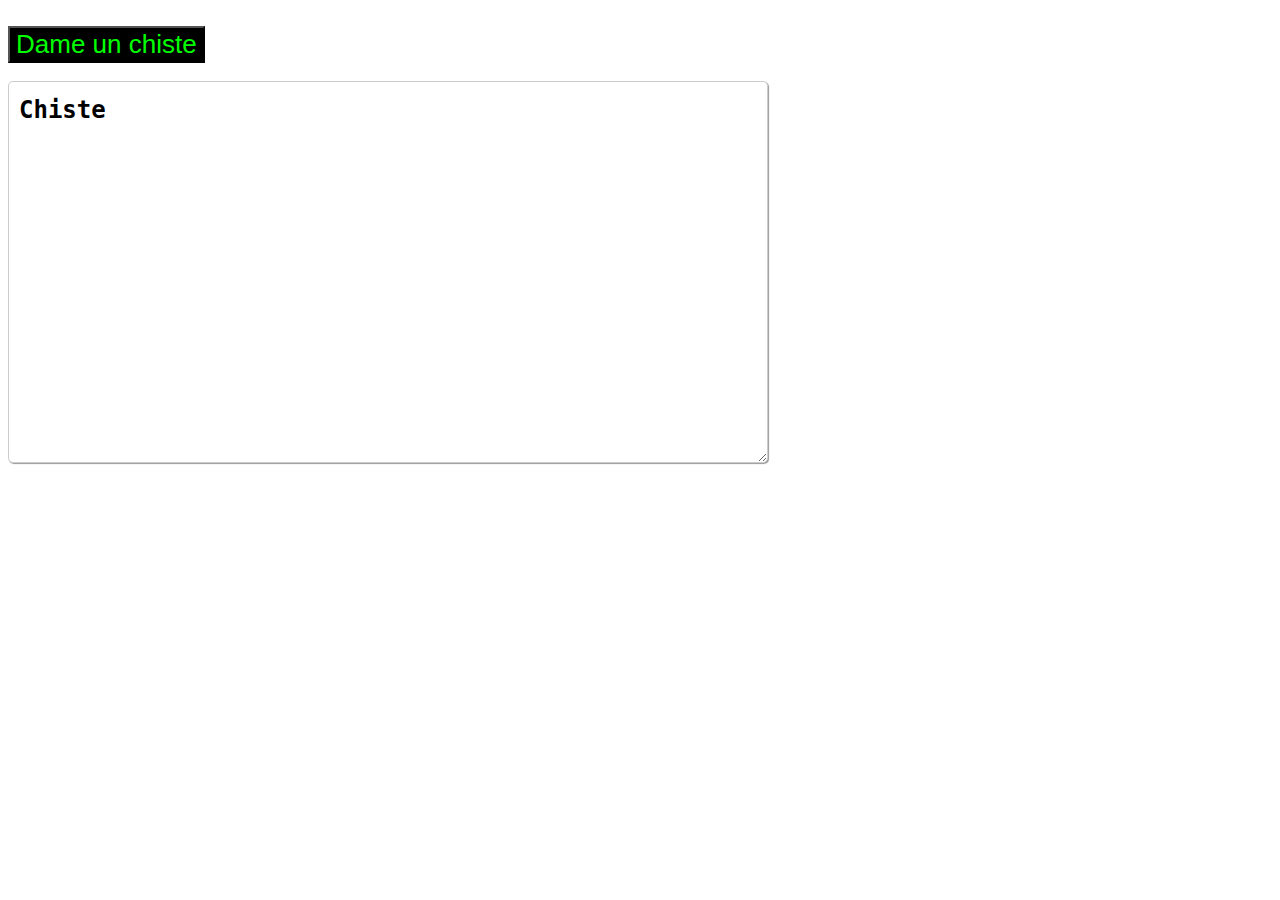
<file: 03_Tema3/Erick_Zambrano/index.html>
<!DOCTYPE html>
<html lang="en">

<head>
    <meta charset="UTF-8">
    <title>Chiste</title>
    <link rel="stylesheet" href="styles.css">

</head>
<body>
<br>

<div>
    <button class="button" type="button" id="buttonChiste" onclick="darChiste()"> Dame un chiste</button>
</div>
<br>
<div>
    <textarea id="chiste" cols="50" rows="10">Chiste</textarea>
</div>
<script>
    async function darChiste() {
        elem = document.getElementById("chiste");
        const chiste = await getChiste();
        elem.innerHTML = chiste;
    }
</script>
<script>
    async function getChiste() {
        const response = await fetch("https://api.chucknorris.io/jokes/random");
        const jsonData = await response.json();
        console.log(jsonData);
        return jsonData.value;
    }
</script>
</body>
</html>
</file>
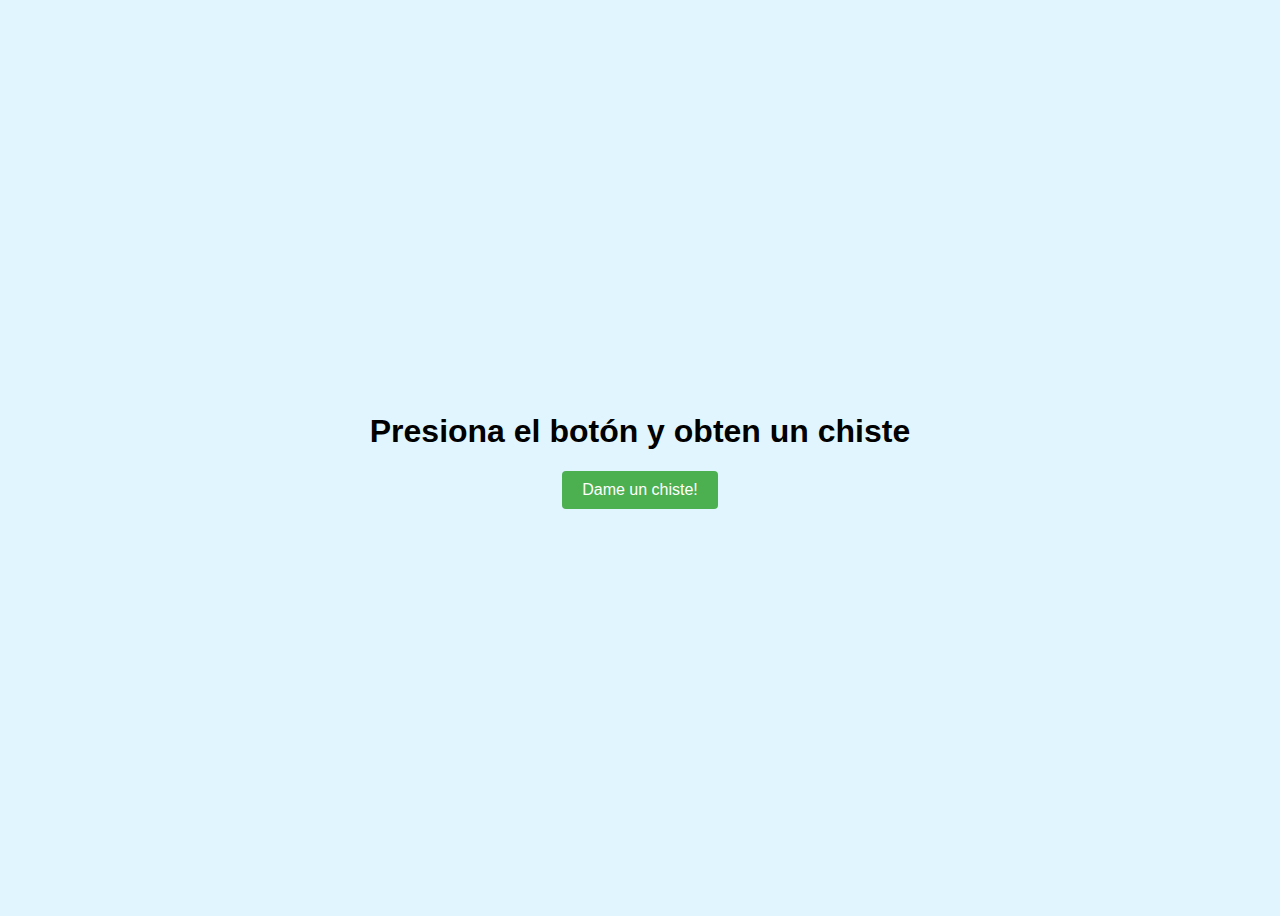
<file: 03_Tema3/Jose_Luis_Salazar/index.html>
<!DOCTYPE html>
<html>

<head>
    <meta charset="UTF-8">
    <title>Chistes</title>
    <link rel="stylesheet" href="styles.css">
</head>

<body>
    <div class="center">
        <div>
            <h1>Presiona el botón y obten un chiste</h1>
            <button onclick="obtenerChiste()">Dame un chiste!</button>
            <p id="chiste"></p>
        </div>
    </div>

    <script>
        function obtenerChiste() {
            fetch('https://api.chucknorris.io/jokes/random')
                .then(response => response.json())
                .then(data => {
                    let elementoChiste = document.getElementById('chiste');
                    elementoChiste.innerHTML = data.value;
                })
                .catch(error => {
                    console.log('Error:', error);
                });
        }
    </script>
</body>

</html>
</file>
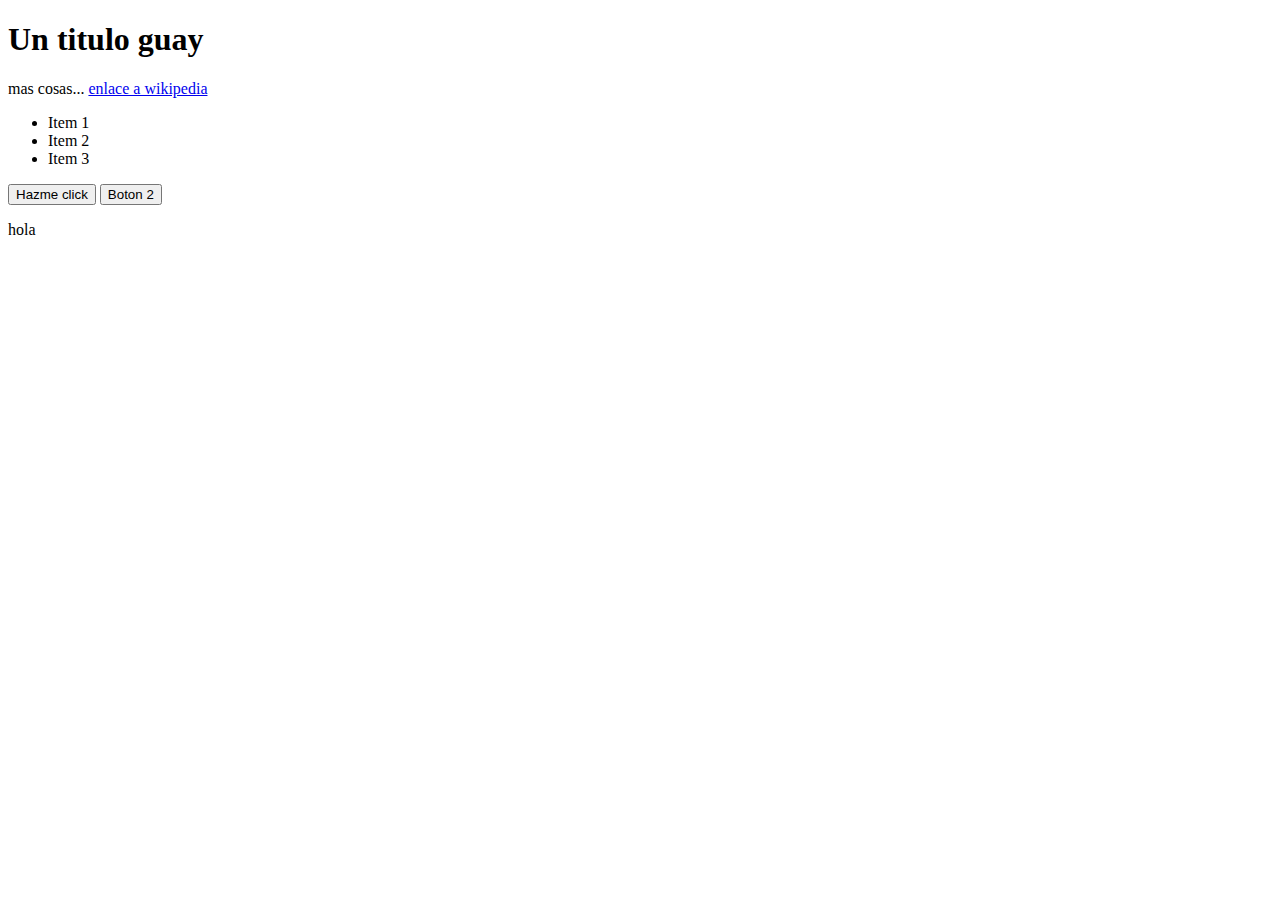
<file: 04_Tema4/01_CodigoClase/index.html>
<!DOCTYPE html>
<html>
<head>
    <meta charset='utf-8'>
    <meta http-equiv='X-UA-Compatible' content='IE=edge'>
    <title>Page Title</title>
    <meta name='viewport' content='width=device-width, initial-scale=1'>
    <script src='main.js'></script>
</head>
<body>
    <article id="articulo">
        <header id="header">
            <h1 id="titulo">Un titulo guay</h1>
        </header>
        <p id="primerParrafo">cosas...</p>
        <p>
            mas cosas... 
            <a href="https://www.wikipedia.org/">enlace a wikipedia</a>
        </p>
        <ul>
            <li id="li1">Item 1</li>
            <li id="li2">Item 2</li>
            <li id="li3">Item 3</li>
        </ul>
        <button></button>
    </article>
    <p>hola</p>
</body>
</html>
</file>
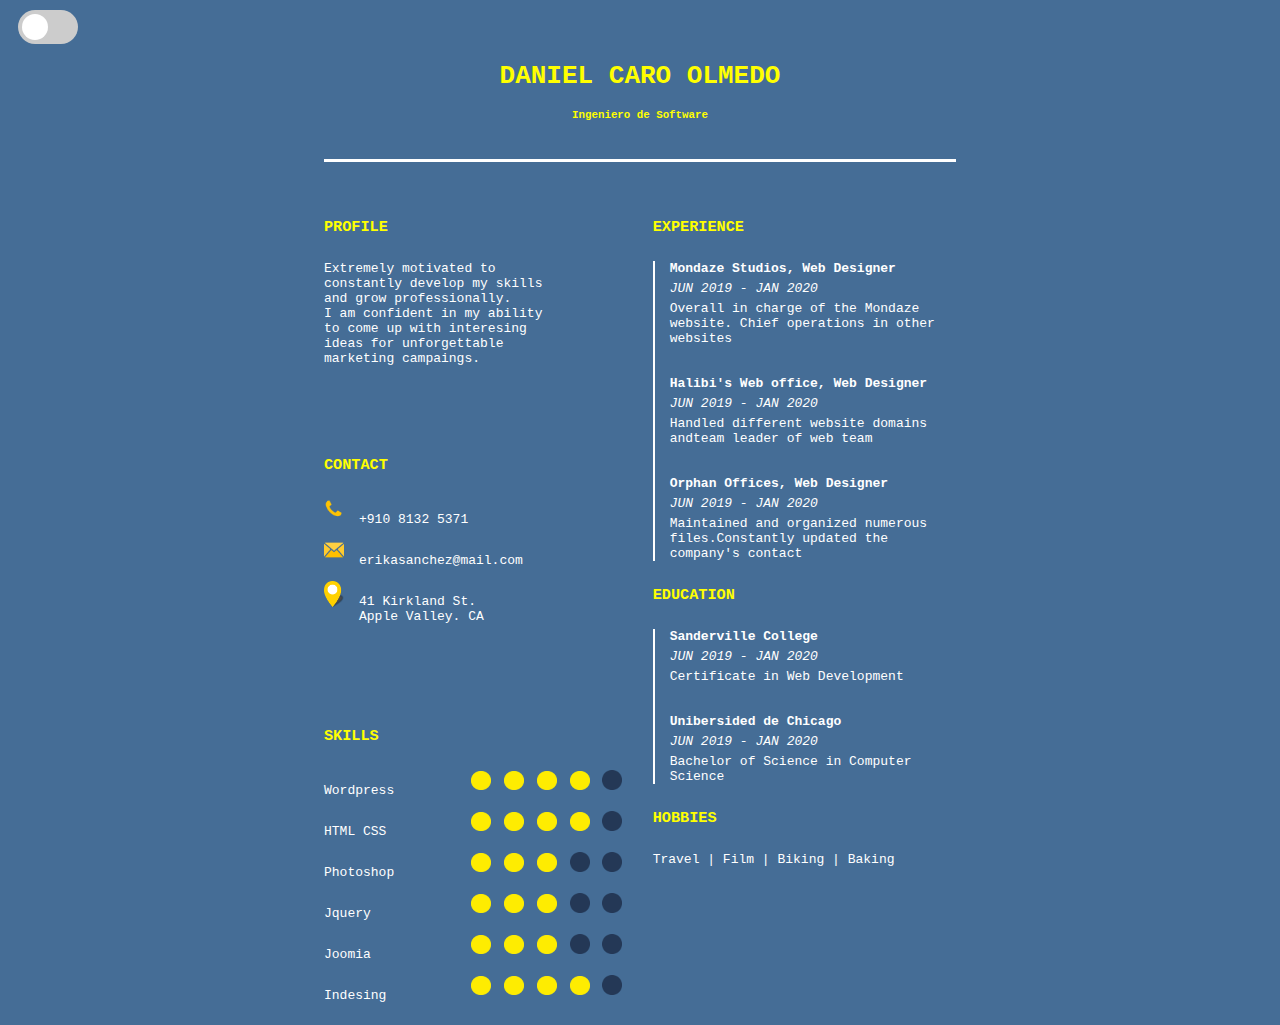
<file: 04_Tema4/Daniel_Caro_Olmedo/index.html>
<!DOCTYPE html>
<html>
    <script>
        function initialFunctions() {
            addLightMode();
            showLeafs(document.getElementsByTagName("body")[0]);
        }

        function addLightMode() {
            const checkbox = document.getElementById("clarityCheckbox");

            checkbox.addEventListener('change', (event) => {
                //Yellow text
                document.getElementsByTagName("body")[0].classList.toggle("lighterBody")

                //Normal Text
                var pArray = [...document.getElementsByTagName("p")];
                pArray.forEach(element => {
                    element.classList.toggle("lighterSmallText")
                });

                //Lines
                document.getElementById("header").classList.toggle("lighterBorder")
                var experienceArray = [...document.getElementsByClassName("experienceInfo")];
                experienceArray.forEach(element => {
                    element.classList.toggle("lighterBorder")
                });
                var educationArray = [...document.getElementsByClassName("educationInfo")];
                educationArray.forEach(element => {
                    element.classList.toggle("lighterBorder")
                });
            })
        }

        function showLeafs(element) {
            if (element.childElementCount == 0) console.log(element)
            else {
                let children = [...element.childNodes]
                children.forEach(el => showLeafs(el));
            }
        }

        window.onload = initialFunctions;
        
    </script>
    <head>
        <link href="https://cdn.jsdelivr.net/npm/bootstrap@5.2.2/dist/css/bootstrap.min.css" rel="stylesheet" integrity="sha384-Zenh87qX5JnK2Jl0vWa8Ck2rdkQ2Bzep5IDxbcnCeuOxjzrPF/et3URy9Bv1WTRi" crossorigin="anonymous">
        <link rel="stylesheet" type="text/css" href="Style.css"/>
    </head>
    <body>
        <label class="switch">
            <input type="checkbox" id="clarityCheckbox">
            <span class="slider round"></span>
          </label>
        <div id="header">
            <h1>DANIEL CARO OLMEDO</h1>
            <h5>Ingeniero de Software</h4>
        </div>
        <div id="body">
            <div class="column" id="left">
                <div class="info" id="profile">
                    <h3>PROFILE</h3>
                    <p>Extremely motivated to<br>constantly develop my skills<br>and grow professionally.<br>
                        I am confident in my ability<br>to come up with interesing<br>ideas for unforgettable<br>marketing campaings.
                    </p>
                </div>
                <div class="info" id="contact">
                    <h3>CONTACT</h3>
                    <div class="contactInfo" id="phone">
                        <img src="phoneIcon.png">
                        <p>+910 8132 5371</p>
                    </div>
                    <div class="contactInfo" id="email">
                        <img src="mailIcon.png">
                        <p>erikasanchez@mail.com</p>
                    </div>
                    <div class="contactInfo" id="direction">
                        <img src="locationIcon.png">
                        <p>41 Kirkland St.<br>Apple Valley. CA</p>
                    </div>
                </div>
                <div class="info" id="skills">
                    <h3>SKILLS</h3>
                    <div class="skillsInfo">
                        <p>Wordpress</p>
                        <div class="skillsScore">
                            <img src="yellowCircleIcon.png">
                            <img src="yellowCircleIcon.png">
                            <img src="yellowCircleIcon.png">
                            <img src="yellowCircleIcon.png">
                            <img src="blueCircleIcon.png">    
                        </div>
                    </div>
                    <div class="skillsInfo">
                        <p>HTML CSS</p>
                        <div class="skillsScore">
                            <img src="yellowCircleIcon.png">
                            <img src="yellowCircleIcon.png">
                            <img src="yellowCircleIcon.png">
                            <img src="yellowCircleIcon.png">
                            <img src="blueCircleIcon.png">    
                        </div>
                    </div>
                    <div class="skillsInfo">
                        <p>Photoshop</p>
                        <div class="skillsScore">
                            <img src="yellowCircleIcon.png">
                            <img src="yellowCircleIcon.png">
                            <img src="yellowCircleIcon.png">
                            <img src="blueCircleIcon.png">
                            <img src="blueCircleIcon.png">    
                        </div>
                    </div>
                    <div class="skillsInfo">
                        <p>Jquery</p>
                        <div class="skillsScore">
                            <img src="yellowCircleIcon.png">
                            <img src="yellowCircleIcon.png">
                            <img src="yellowCircleIcon.png">
                            <img src="blueCircleIcon.png">
                            <img src="blueCircleIcon.png">    
                        </div>
                    </div>
                    <div class="skillsInfo">
                        <p>Joomia</p>
                        <div class="skillsScore">
                            <img src="yellowCircleIcon.png">
                            <img src="yellowCircleIcon.png">
                            <img src="yellowCircleIcon.png">
                            <img src="blueCircleIcon.png">
                            <img src="blueCircleIcon.png">    
                        </div>
                    </div>
                    <div class="skillsInfo">
                        <p>Indesing</p>
                        <div class="skillsScore">
                            <img src="yellowCircleIcon.png">
                            <img src="yellowCircleIcon.png">
                            <img src="yellowCircleIcon.png">
                            <img src="yellowCircleIcon.png">
                            <img src="blueCircleIcon.png">    
                        </div>
                    </div>
                </div>
            </div>
            <div class="column" id="right">
                <div class="info" id="experience">
                    <h3>EXPERIENCE</h3>
                    <div class="experienceInfo" id="experience1">
                        <p class="title">Mondaze Studios, Web Designer</p>
                        <p class="date">JUN 2019 - JAN 2020</p>
                        <p>Overall in charge of the Mondaze website. Chief operations in other websites</p>
                    </div>
                    <div class="experienceInfo" id="experience2">
                        <p class="title">Halibi's Web office, Web Designer</p>
                        <p class="date">JUN 2019 - JAN 2020</p>
                        <p>Handled different website domains andteam leader of web team</p>
                    </div>
                    <div class="experienceInfo" id="experience3">
                        <p class="title">Orphan Offices, Web Designer</p>
                        <p class="date">JUN 2019 - JAN 2020</p>
                        <p>Maintained and organized numerous files.Constantly updated the company's contact</p>
                    </div>
                </div>
                <div class="info" id="education">
                    <h3>EDUCATION</h3>
                    <div class="educationInfo" id="education1">
                        <p class="title">Sanderville College</p>
                        <p class="date">JUN 2019 - JAN 2020</p>
                        <p>Certificate in Web Development</p>
                    </div>
                    <div class="educationInfo" id="education2">
                        <p class="title">Unibersided de Chicago</p>
                        <p class="date">JUN 2019 - JAN 2020</p>
                        <p>Bachelor of Science in Computer Science</p>
                    </div>
                </div>
                <div class="info" id="hobbies">
                    <h3>HOBBIES</h3>
                    <p>Travel | Film | Biking | Baking</p>
                </div>
            </div>
        </div>
        <script src="https://cdn.jsdelivr.net/npm/bootstrap@5.2.2/dist/js/bootstrap.bundle.min.js" integrity="sha384-OERcA2EqjJCMA+/3y+gxIOqMEjwtxJY7qPCqsdltbNJuaOe923+mo//f6V8Qbsw3" crossorigin="anonymous"></script>
    </body>
</html>
</file>
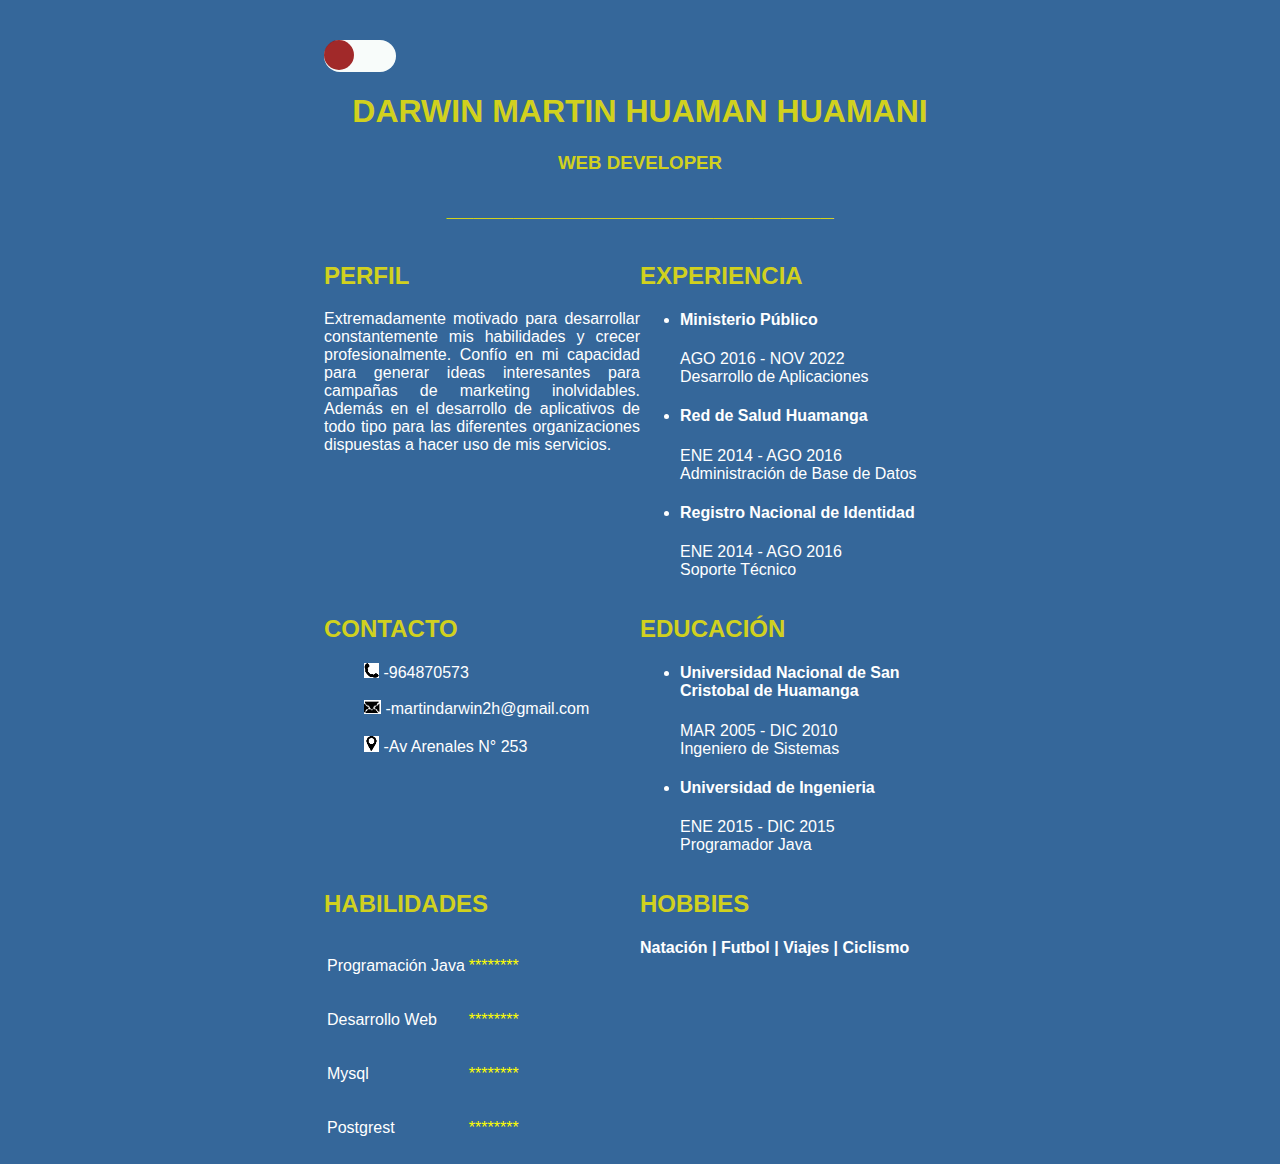
<file: 04_Tema4/Darwin_Martin_Huaman_Huamani/Index.html>
<!DOCTYPE html>
<html>

<head>
    <link rel="stylesheet" href="Style.css">
    <link rel="stylesheet" type="text/css" href="dark_web.css" />    
    <title>CURRICULUM VIATE</title>
</head>

<body>
    <div class="nombre">
        <button class="darkModeSwitch ms-2" id="switch">
            <span><i class="fas fa-sun"></i></span>
            <span><i class="fas fa-moon"></i></span>
        </button>
    </div>
    <div class="nombre">
        <h1>DARWIN MARTIN HUAMAN HUAMANI</h1>
        <h3>WEB DEVELOPER</h3>
        <h2>_____________________________</h2>
    </div>
    <div class="cabecera">
        <div>
            <h2>PERFIL</h2>
            <p id="perfil">Extremadamente motivado para desarrollar constantemente
                mis habilidades y crecer profesionalmente. Confío en mi
                capacidad para generar ideas interesantes para campañas de
                marketing inolvidables. Además en el desarrollo de aplicativos
                de todo tipo para las diferentes organizaciones dispuestas a
                hacer uso de mis servicios.
            <p>
        </div>
        <div>
            <h2>EXPERIENCIA</h2>
            <ul>
                <li>
                    <h4>Ministerio Público</h4>
                    <p>AGO 2016 - NOV 2022<br>Desarrollo de Aplicaciones</p>
                </li>
                <li>
                    <h4>Red de Salud Huamanga</h4>
                    <p>ENE 2014 - AGO 2016<br>Administración de Base de Datos</p>
                </li>
                <li>
                    <h4>Registro Nacional de Identidad</h4>
                    <p>ENE 2014 - AGO 2016<br>Soporte Técnico</p>
                </li>
            </ul>
        </div>
    </div>
    <div class="cabecera">
        <div>
            <h2>CONTACTO</h2>
            <ol>
                <li><img src="./img/telefono.png"> -964870573</li><br>
                <li><img src="./img/correo.png"> -martindarwin2h@gmail.com</li><br>
                <li><img src="./img/ubicacion.png"> -Av Arenales N° 253</li>
            </ol>
        </div>
        <div>
            <h2>EDUCACIÓN</h2>
            <ul>
                <li>
                    <h4>Universidad Nacional de San Cristobal de Huamanga</h4>
                    <p>MAR 2005 - DIC 2010<br>Ingeniero de Sistemas</p>
                </li>
                <li>
                    <h4>Universidad de Ingenieria</h4>
                    <p>ENE 2015 - DIC 2015<br>Programador Java</p>
                </li>
            </ul>
        </div>
    </div>
    <div class="cabecera">
        <div>
            <h2>HABILIDADES</h2>
            <table>
                <tr class="tabla-datos">
                    <td>
                        <p>Programación Java</p>
                    </td>
                    <td>
                        </p>********</p>
                    </td>
                </tr>

                <tr class="tabla-datos">
                    <td>
                        <p>Desarrollo Web</p>
                    </td>
                    <td>
                        </p>********</p>
                    </td>
                </tr>
                <tr class="tabla-datos">
                    <td>
                        <p>Mysql</p>
                    </td>
                    <td>
                        </p>********</p>
                    </td>
                </tr>
                <tr class="tabla-datos">
                    <td>
                        <p>Postgrest</p>
                    </td>
                    <td>
                        </p>********</p>
                    </td>
                </tr>
            </table>
        </div>
        <div>
            <h2>HOBBIES</h2>
            <h4>Natación | Futbol | Viajes | Ciclismo</h4>
        </div>
    </div>
    <script type="text/javascript" src="dark_web.js"></script>
</body>
</file>
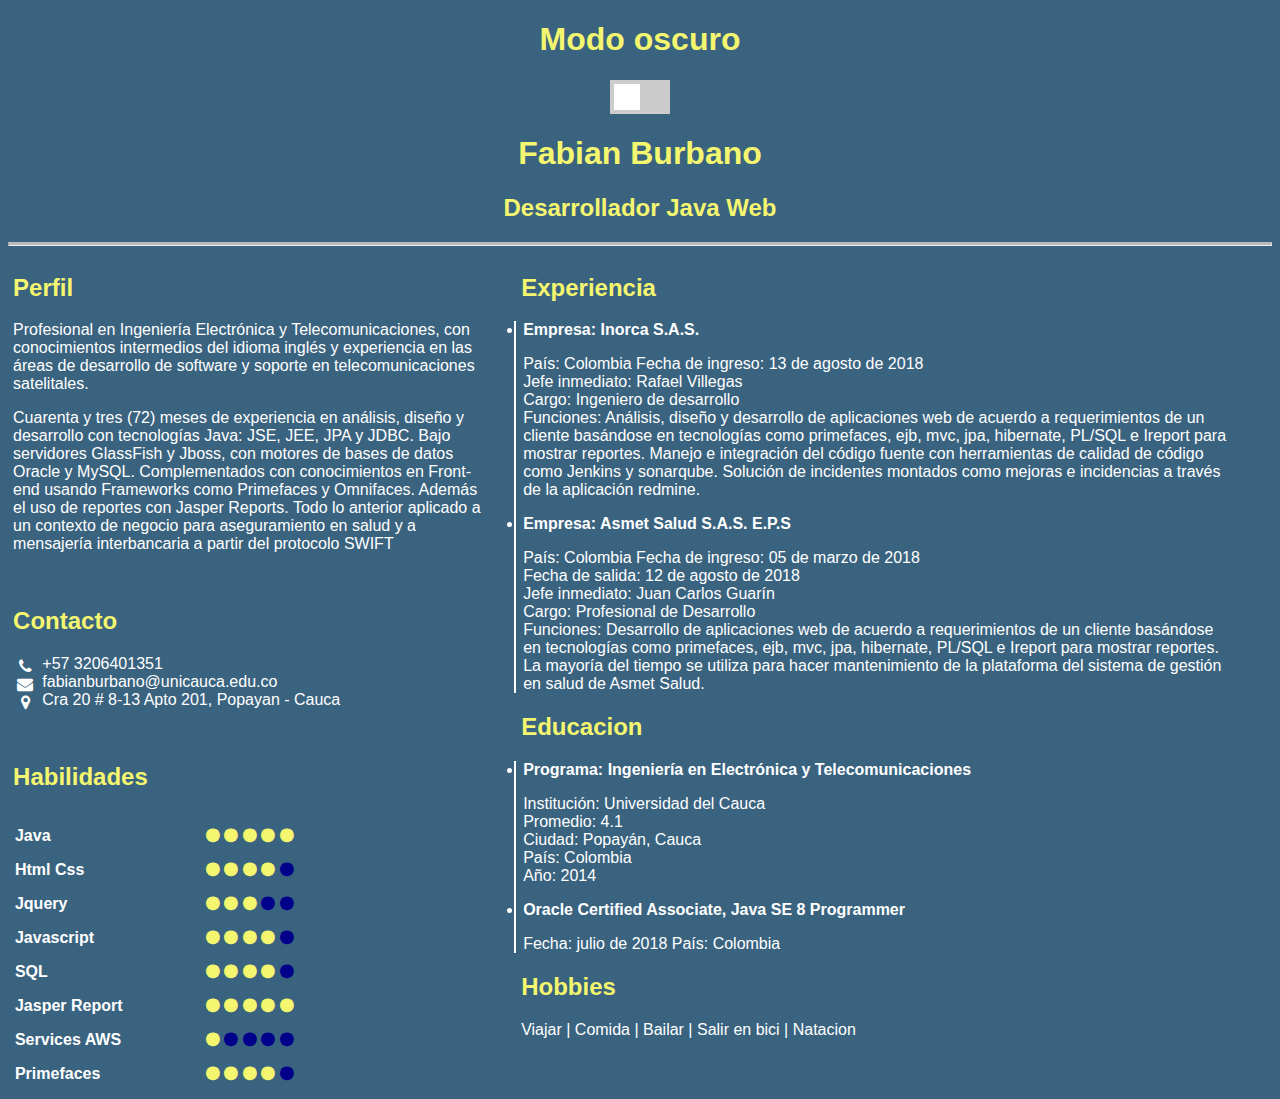
<file: 04_Tema4/Fabian_Burbano/index.html>
<!DOCTYPE html>
<html lang="en">

<head>
    <meta charset="UTF-8">
    <meta http-equiv="X-UA-Compatible" content="IE=edge">
    <meta name="viewport" content="width=device-width, initial-scale=1.0">
    <link rel="stylesheet" href="style.css">
    <link rel="stylesheet" href="https://cdnjs.cloudflare.com/ajax/libs/font-awesome/4.7.0/css/font-awesome.min.css">
    <script src="script.js"></script>
    <title>CV Fabian Burbano</title>
</head>

<body>

    <div class="titulo">
        <h1>Modo oscuro</h1>
        <label class="switch">
            <input type="checkbox" id="switch" >
            <span class="slider"></span>
        </label>
        <h1>Fabian Burbano</h1>
        <h2>Desarrollador Java Web</h2>
    </div>
    <hr class="solid">
    <div class="row">
        <div class="column left">
            <h2>Perfil</h2>
            <p>Profesional en Ingeniería Electrónica y Telecomunicaciones, con conocimientos intermedios del idioma
                inglés y experiencia en las áreas de desarrollo de software y soporte en telecomunicaciones satelitales.
            </p>
            <p>Cuarenta y tres (72) meses de experiencia en análisis, diseño y desarrollo con tecnologías Java: JSE,
                JEE, JPA y JDBC. Bajo servidores GlassFish y Jboss, con motores de bases de datos Oracle y MySQL.
                Complementados con conocimientos en Front-end usando Frameworks como Primefaces y Omnifaces. Además el
                uso de reportes con Jasper Reports. Todo lo anterior aplicado a un contexto de negocio para
                aseguramiento en salud y a mensajería interbancaria a partir del protocolo SWIFT</p>
            <br>
            <h2>Contacto</h2>
            <ul class="fa-ul">
                <li><i class="fa-li fa fa-phone"></i>+57 3206401351</li>
                <li><i class="fa-li fa fa-envelope"></i>fabianburbano@unicauca.edu.co</li>
                <li><i class="fa-li fa fa-map-marker"></i>Cra 20 # 8-13 Apto 201, Popayan - Cauca</li>
            </ul>
            <br>
            <h2>Habilidades</h2>
            <div>
                <div class="column left">
                    <p><b>Java</b></p>
                    <p><b>Html Css</b></p>
                    <p><b>Jquery</b></p>
                    <p><b>Javascript</b></p>
                    <p><b>SQL</b></p>
                    <p><b>Jasper Report</b></p>
                    <p><b>Services AWS</b></p>
                    <p><b>Primefaces</b></p>
                </div>
                <div class="column right">
                    <p>
                        <i class="fa fa-circle yellow"></i>
                        <i class="fa fa-circle yellow"></i>
                        <i class="fa fa-circle yellow"></i>
                        <i class="fa fa-circle yellow"></i>
                        <i class="fa fa-circle yellow"></i>
                    </p>

                    <p>
                        <i class="fa fa-circle yellow"></i>
                        <i class="fa fa-circle yellow"></i>
                        <i class="fa fa-circle yellow"></i>
                        <i class="fa fa-circle yellow"></i>
                        <i class="fa fa-circle blue"></i>
                    </p>

                    <p>
                        <i class="fa fa-circle yellow"></i>
                        <i class="fa fa-circle yellow"></i>
                        <i class="fa fa-circle yellow"></i>
                        <i class="fa fa-circle blue"></i>
                        <i class="fa fa-circle blue"></i>
                    </p>

                    <p>
                        <i class="fa fa-circle yellow"></i>
                        <i class="fa fa-circle yellow"></i>
                        <i class="fa fa-circle yellow"></i>
                        <i class="fa fa-circle yellow"></i>
                        <i class="fa fa-circle blue"></i>
                    </p>

                    <p>
                        <i class="fa fa-circle yellow"></i>
                        <i class="fa fa-circle yellow"></i>
                        <i class="fa fa-circle yellow"></i>
                        <i class="fa fa-circle yellow"></i>
                        <i class="fa fa-circle blue"></i>
                    </p>

                    <p>
                        <i class="fa fa-circle yellow"></i>
                        <i class="fa fa-circle yellow"></i>
                        <i class="fa fa-circle yellow"></i>
                        <i class="fa fa-circle yellow"></i>
                        <i class="fa fa-circle yellow"></i>
                    </p>

                    <p>
                        <i class="fa fa-circle yellow"></i>
                        <i class="fa fa-circle blue"></i>
                        <i class="fa fa-circle blue"></i>
                        <i class="fa fa-circle blue"></i>
                        <i class="fa fa-circle blue"></i>
                    </p>

                    <p>
                        <i class="fa fa-circle yellow"></i>
                        <i class="fa fa-circle yellow"></i>
                        <i class="fa fa-circle yellow"></i>
                        <i class="fa fa-circle yellow"></i>
                        <i class="fa fa-circle blue"></i>
                    </p>
                </div>
            </div>

        </div>
        <div class="column right">
            <h2>Experiencia</h2>
            <ul class="experiencia">
                <li>
                    <b>Empresa: Inorca S.A.S.</b>
                    <p>País: Colombia
                        Fecha de ingreso: 13 de agosto de 2018<br>
                        Jefe inmediato: Rafael Villegas<br>
                        Cargo: Ingeniero de desarrollo<br>
                        Funciones: Análisis, diseño y desarrollo de aplicaciones web de acuerdo a requerimientos de un
                        cliente basándose en tecnologías como primefaces, ejb, mvc, jpa, hibernate, PL/SQL e Ireport
                        para mostrar reportes. Manejo e integración del código fuente con herramientas de calidad de
                        código como Jenkins y sonarqube. Solución de incidentes montados como mejoras e incidencias a
                        través de la aplicación redmine.
                    </p>
                </li>
                <li>
                    <b>Empresa: Asmet Salud S.A.S. E.P.S</b>
                    <p>País: Colombia
                        Fecha de ingreso: 05 de marzo de 2018<br>
                        Fecha de salida: 12 de agosto de 2018<br>
                        Jefe inmediato: Juan Carlos Guarín<br>
                        Cargo: Profesional de Desarrollo <br>
                        Funciones: Desarrollo de aplicaciones web de acuerdo a requerimientos de un cliente basándose en
                        tecnologías como primefaces, ejb, mvc, jpa, hibernate, PL/SQL e Ireport para mostrar reportes.
                        La mayoría del tiempo se utiliza para hacer mantenimiento de la plataforma del sistema de
                        gestión en salud de Asmet Salud.
                    </p>
                </li>
            </ul>
            <h2>Educacion</h2>
            <ul class="experiencia">
                <li>
                    <b> Programa: Ingeniería en Electrónica y Telecomunicaciones</b>
                    <p>
                        Institución: Universidad del Cauca<br>
                        Promedio: 4.1<br>
                        Ciudad: Popayán, Cauca<br>
                        País: Colombia<br>
                        Año: 2014
                    </p>
                </li>
                <li>
                    <b> Oracle Certified Associate, Java SE 8 Programmer</b>
                    <p>
                        Fecha: julio de 2018
                        País: Colombia
                    </p>
                </li>
            </ul>
            <h2>Hobbies</h2>
            <p>Viajar | Comida | Bailar | Salir en bici | Natacion</p>
        </div>
    </div>
</body>

</html>
</file>
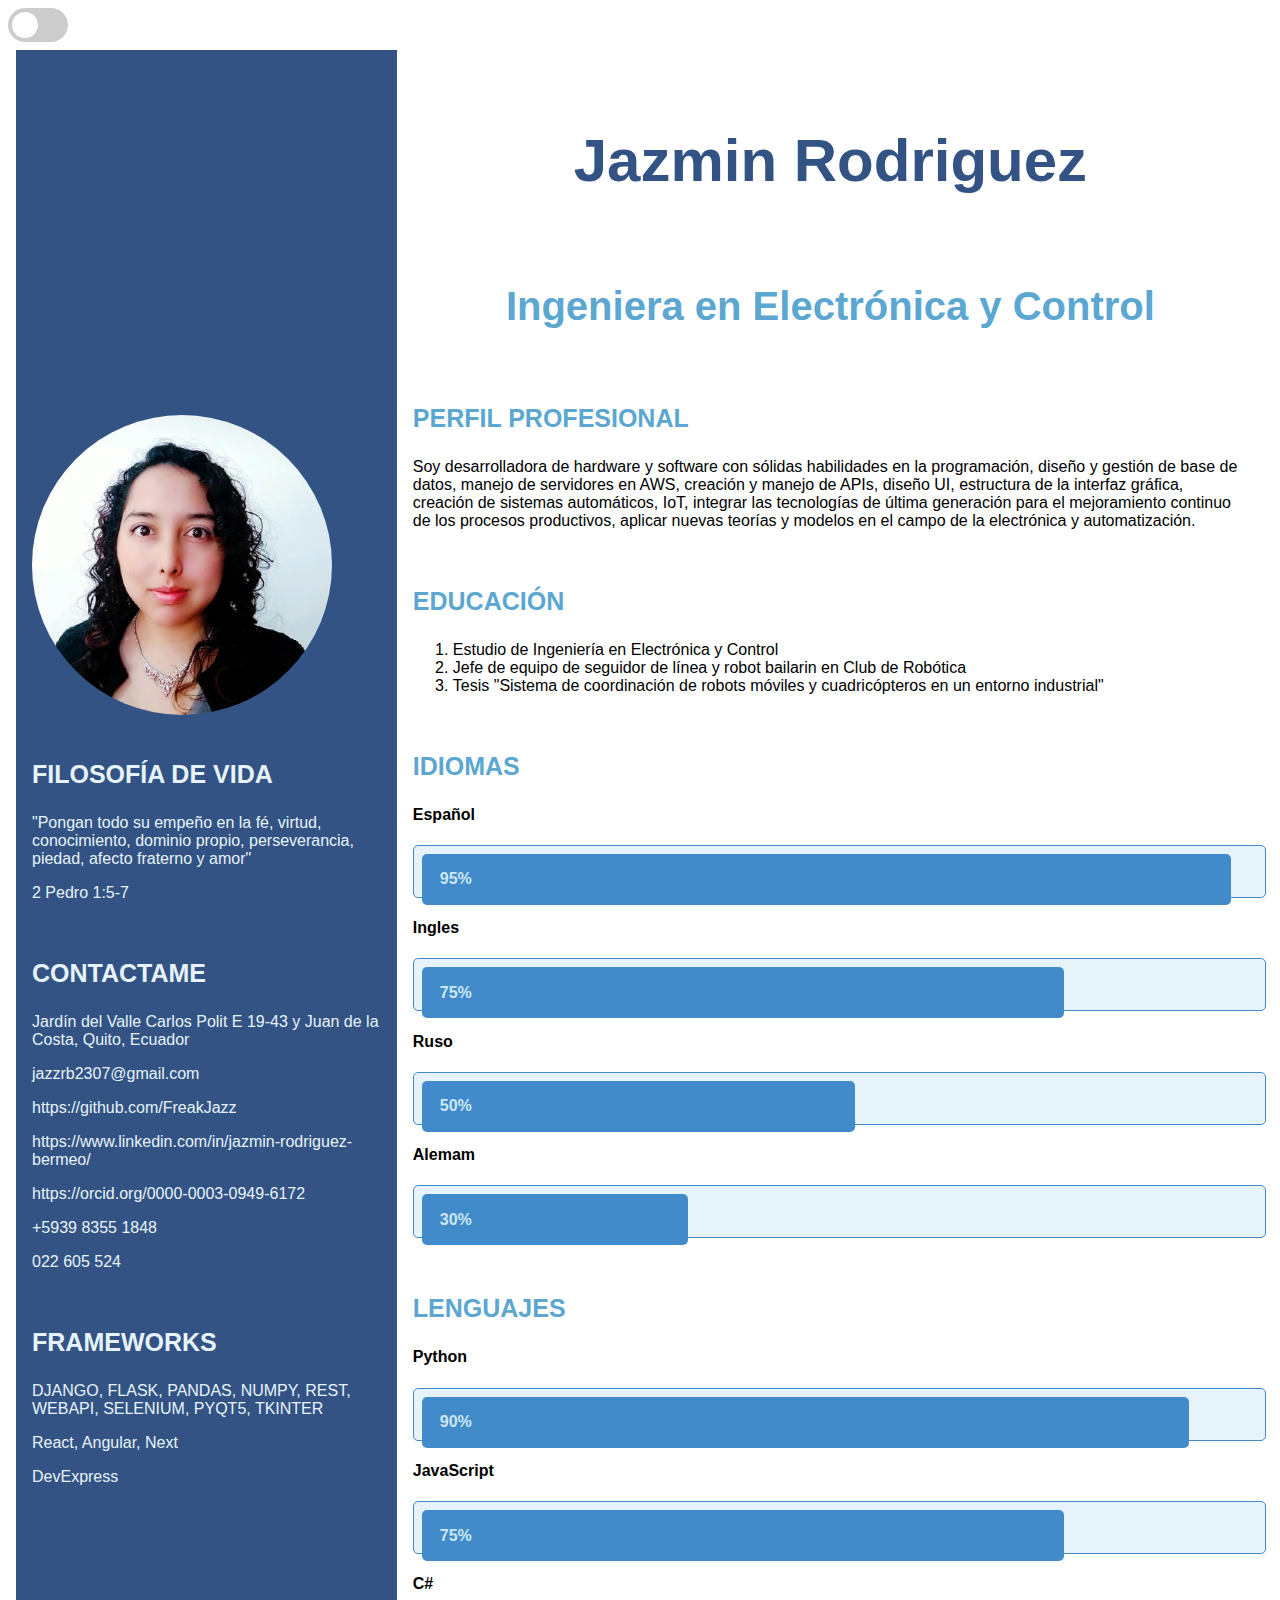
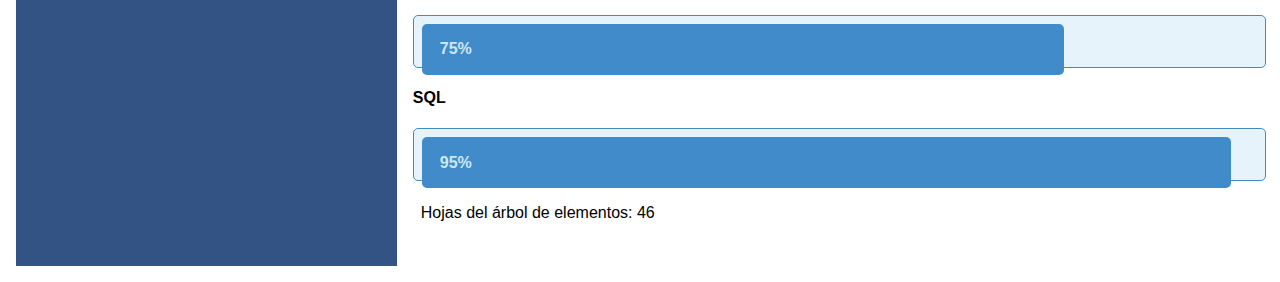
<file: 04_Tema4/Jazmin_Rodriguez/index.html>
<!DOCTYPE html>
<html>
<head>
    <title>Curriculum Vitae</title>
    <link rel="stylesheet" href="styles.css">
    <link href="https://fonts.cdnfonts.com/css/glacial-indifference-2" rel="stylesheet">
</head>

<body>
    <label class="switch">
        <input type="checkbox" id="darkModeToggle">
        <span class="slider round"></span>
      </label>
    <div class="cv-principal">
        <div class="cv-first">

            <div>
                <img src="foto.jpeg" alt="images"/>

            </div>
            <div>
                <h3 class = "first">FILOSOFÍA DE VIDA</h3>
                <p class = "first">"Pongan todo su empeño en la fé, virtud, conocimiento, dominio propio, perseverancia, piedad, afecto fraterno y amor"</p>
                <p class = "first">2 Pedro 1:5-7</p>
            </div>

            <div>
                <h3 class = "first">CONTACTAME</h3>
                <p class = "first">Jardín del Valle Carlos Polit E 19-43 y Juan de la Costa, Quito, Ecuador</p>
                <p class = "first">jazzrb2307@gmail.com</p>
                <p class = "first">https://github.com/FreakJazz</p>
                <p class = "first">https://www.linkedin.com/in/jazmin-rodriguez-bermeo/</p>
                <p class = "first">https://orcid.org/0000-0003-0949-6172</p>
                <p class = "first">+5939 8355 1848</p>
                <p class = "first">022 605 524</p>
            </div>
            <div>
                <h3 class = "first">FRAMEWORKS</h3>
                <p class = "first">DJANGO, FLASK, PANDAS, NUMPY, REST, WEBAPI, SELENIUM, PYQT5, TKINTER</p>
                <p class = "first">React, Angular, Next</p>
                <p class = "first">DevExpress</p>

            </div>
        </div>


        <div class="cv-second">
            <div>
                <h1> Jazmin Rodriguez </h1>
            </div>
            <div>

                <h2> Ingeniera en Electrónica y Control </h2>


            </div>
            <div>

                <h3> PERFIL PROFESIONAL</h3>
                <p>Soy desarrolladora de hardware y software con sólidas habilidades en la programación, diseño y gestión de base de datos, manejo de servidores en AWS, creación y manejo de APIs, diseño UI, estructura de la interfaz gráfica, creación de
                    sistemas automáticos, IoT, integrar las tecnologías de última generación para el mejoramiento continuo de los procesos productivos, aplicar nuevas teorías y modelos en el campo de la electrónica y automatización.</p>

            </div>

            <div>
                <h3> EDUCACIÓN</h3>
                <ol>
                    <li>Estudio de Ingeniería en Electrónica y Control</li>
                    <li>Jefe de equipo de seguidor de línea y robot bailarin en Club de Robótica</li>
                    <li>Tesis "Sistema de coordinación de robots móviles y cuadricópteros en un entorno industrial"</li>
                  </ol>
            </div>
            <div>
                <h3> IDIOMAS</h3>
                <h4> Español</h4>
                <div class="progress">
                    <div class="progress-bar" style="width:95%;">
                        <span class="progress-bar-text">95%</span>
                    </div>
                    
                </div>
                <h4> Ingles</h4>
                <div class="progress">
                    <div class="progress-bar" style="width:75%;">
                        <span class="progress-bar-text">75%</span>
                    </div>
                </div>
                <h4> Ruso</h4>
                <div class="progress">
                    <div class="progress-bar" style="width:50%;">
                        <span class="progress-bar-text">50%</span>
                    </div>
                </div>
                <h4> Alemam</h4>
                <div class="progress">
                    <div class="progress-bar" style="width:30%;">
                        <span class="progress-bar-text">30%</span>
                    </div>
                </div>
            </div>
            <div>
                <h3> LENGUAJES</h3>
                <h4> Python</h4>
                <div class="progress">
                    <div class="progress-bar" style="width:90%;">
                        <span class="progress-bar-text">90%</span>
                    </div>
                    
                </div>
                <h4> JavaScript</h4>
                <div class="progress">
                    <div class="progress-bar" style="width:75%;">
                        <span class="progress-bar-text">75%</span>
                    </div>
                </div>
                <h4> C#</h4>
                <div class="progress">
                    <div class="progress-bar" style="width:75%;">
                        <span class="progress-bar-text">75%</span>
                    </div>
                </div>
                <h4> SQL</h4>
                <div class="progress">
                    <div class="progress-bar" style="width:95%;">
                        <span class="progress-bar-text">95%</span>
                    </div>
                </div>
                <div id="tree-leaves"></div>
            </div>
        </div>

    </div>


</body>
<script>
    const darkModeToggle = document.getElementById('darkModeToggle');
    const body = document.body;
    const cvPrincipal = document.querySelector('.cv-principal');
    const progress = document.querySelectorAll('.progress');
    darkModeToggle.addEventListener('change', () => {
    body.classList.toggle('dark-mode');
    cvPrincipal.classList.toggle('dark-mode');
    progress.forEach(progress => {
        progress.classList.toggle('dark-mode');
  });
    });
    window.addEventListener('load', function() {
  const treeLeavesDiv = document.getElementById('tree-leaves');
  const bodyElements = document.querySelectorAll('body *');

  const treeLeaves = [];

  bodyElements.forEach(element => {
    if (element.children.length === 0) {
      treeLeaves.push(element);
      console.log(element);
    }
  });
  treeLeavesDiv.textContent = 'Hojas del árbol de elementos: ' + treeLeaves.length;
});
</script>

</html>
</file>
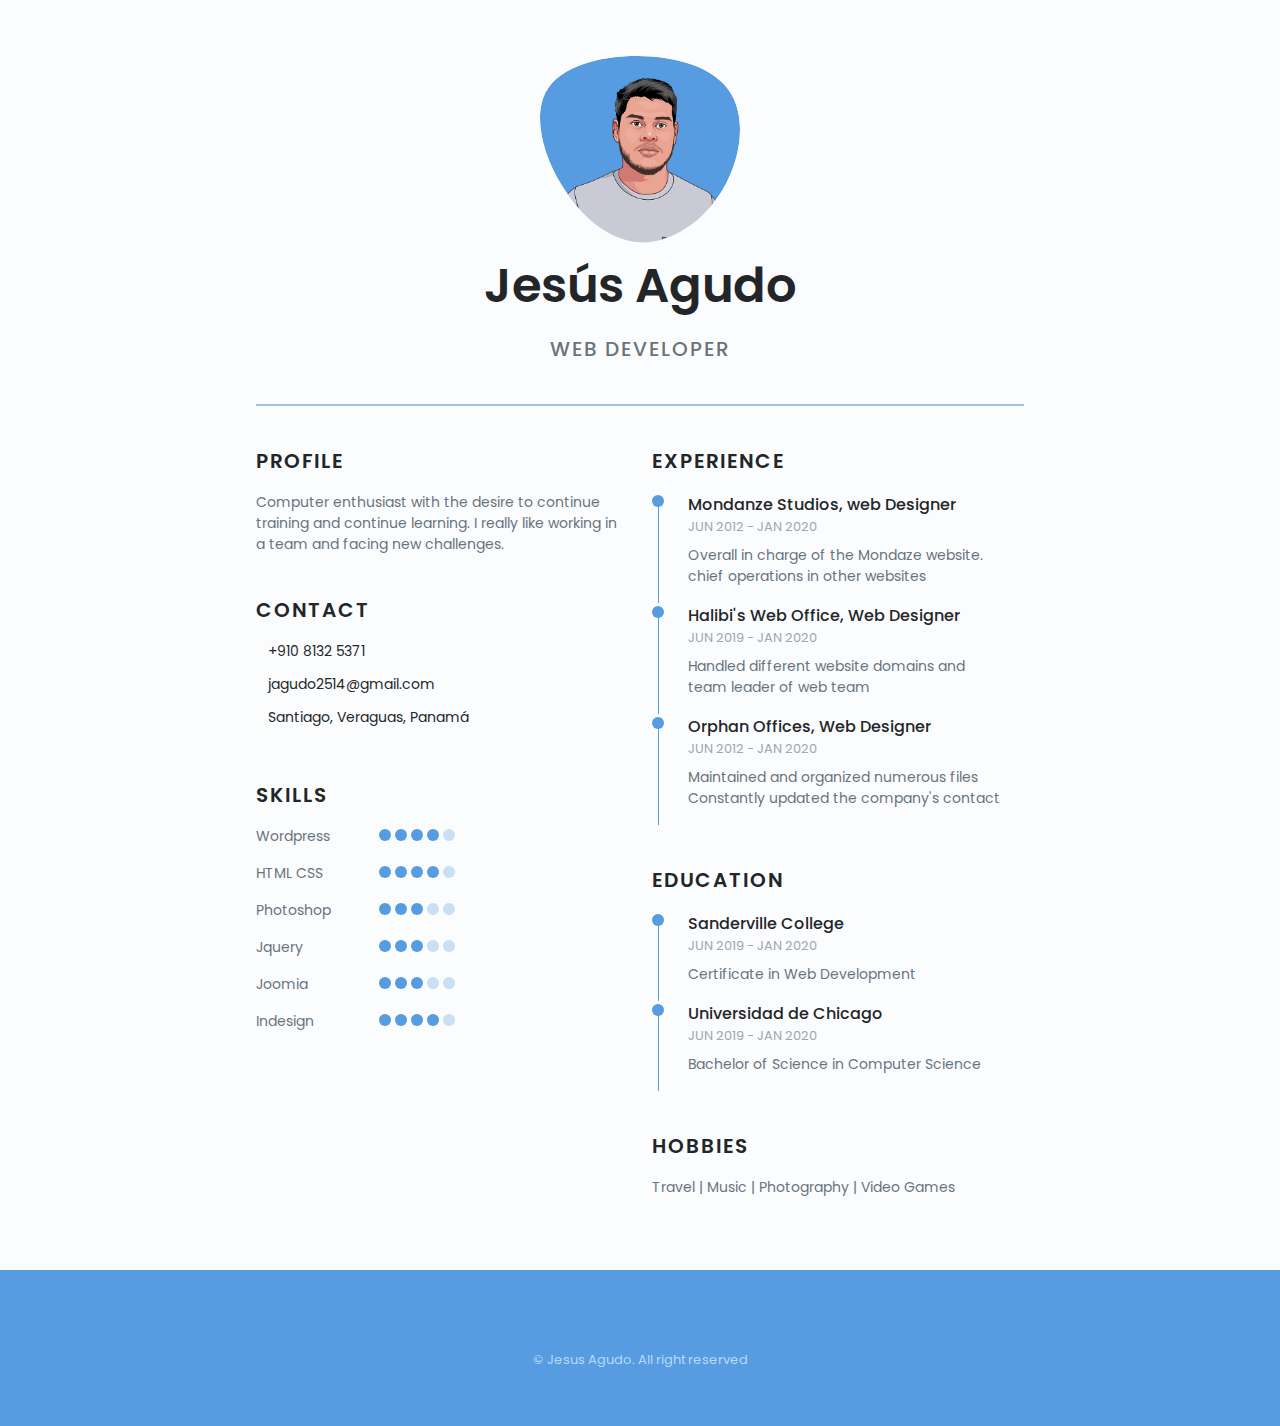
<file: 04_Tema4/JesusAgudoMurillo/index.html>
<!DOCTYPE html>
<html lang="en">

<head>
    <meta charset="UTF-8">
    <meta http-equiv="X-UA-Compatible" content="IE=edge">
    <meta name="viewport" content="width=device-width, initial-scale=1.0">
    <!-- FAVICON -->
    <link rel="apple-touch-icon" sizes="180x180" href="/favicon/apple-touch-icon.png">
    <link rel="icon" type="image/png" sizes="32x32" href="/favicon/favicon-32x32.png">
    <link rel="icon" type="image/png" sizes="16x16" href="/favicon/favicon-16x16.png">
    <link rel="manifest" href="/favicon/site.webmanifest">

    <!-- UNICONS -->
    <link rel="stylesheet" href="https://unicons.iconscout.com/release/v3.0.6/css/line.css">

    <!-- CSS -->
    <link rel="stylesheet" href="./assets/css/style.css">

    <title>Jesus Agudo Portfolio Website</title>
    <script defer src="./assets/js/main.js"></script>
</head>

<body>

    <!-- Main -->
    <main class="main">
        <!-- Home -->
        <section class="home section" id="home">
            <div class="container grid">
                <div class="nav__btns">
                    <!-- Theme change button -->
                    <i class="uil uil-moon change-theme" id="theme-button"></i>
                </div>
                <div class="home__data">

                    <div class="home__img">
                        <svg class="home__blob" viewBox="0 0 200 187" xmlns="http://www.w3.org/2000/svg"
                            xmlns:xlink="http://www.w3.org/1999/xlink">
                            <mask id="mask0" mask-type="alpha">
                                <path d="M190.312 36.4879C206.582 62.1187 201.309 102.826 182.328 134.186C163.346 165.547 
                                130.807 187.559 100.226 186.353C69.6454 185.297 41.0228 161.023 21.7403 129.362C2.45775 
                                97.8511 -7.48481 59.1033 6.67581 34.5279C20.9871 10.1032 59.7028 -0.149132 97.9666 
                                0.00163737C136.23 0.303176 174.193 10.857 190.312 36.4879Z" />
                            </mask>
                            <g mask="url(#mask0)">
                                <path d="M190.312 36.4879C206.582 62.1187 201.309 102.826 182.328 134.186C163.346 
                                165.547 130.807 187.559 100.226 186.353C69.6454 185.297 41.0228 161.023 21.7403 
                                129.362C2.45775 97.8511 -7.48481 59.1033 6.67581 34.5279C20.9871 10.1032 59.7028 
                                -0.149132 97.9666 0.00163737C136.23 0.303176 174.193 10.857 190.312 36.4879Z" />
                                <image class="home__blog-img" x='12' y='18' href="./assets/img/perfil.png" />
                            </g>
                        </svg>
                    </div>
                    <h1 class="home__title">Jesús Agudo</h1>
                    <h3 class="home__subtitle">WEB DEVELOPER</h3>
                    <hr class="home__hr">
                    <div class="data__container container grid">
                        <div>
                            <!-- ################ Section 1 ######################## -->
                            <div>

                                <div class="data__header">
                                    <div>
                                        <h1 class="data__title">PROFILE</h1>
                                        <p class="data__description">Computer enthusiast with the desire to continue training and continue learning. I really like working in a team and facing new challenges.</p>
                                    </div>
                                </div>
                            </div>

                            <!-- ################ Skills 2 ######################## -->
                            <div>

                                <div class="data__header">

                                    <div>
                                        <h1 class="data__title">CONTACT</h1>
                                        <div class="data__description">
                                            <div class="data__contact">
                                                <i class="uil uil-phone data__contact-icon"></i>
                                                <h3 class="data__contact-title">+910 8132 5371</h3>
                                            </div>

                                            <div class="data__contact">
                                                <i class="uil uil-envelope data__contact-icon"></i>
                                                <h3 class="data__contact-title">jagudo2514@gmail.com</h3>
                                            </div>

                                            <div class="data__contact">
                                                <i class="uil uil-map-marker data__contact-icon"></i>
                                                <h3 class="data__contact-title">Santiago, Veraguas, Panamá</h3>
                                            </div>
                                        </div>
                                    </div>
                                </div>

                            </div>

                            <!-- ################ Skills 1 ######################## -->
                            <div>

                                <div class="data__header">
                                    <div>
                                        <h1 class="data__title">SKILLS</h1>
                                        <div class="data__description">
                                            <!-- Qualification 1 -->
                                            <div class="data__skills">
                                                <div>
                                                    <span class="data__qualification-subtitle">Wordpress</span>
                                                </div>
                                                <div>
                                                    <span class="data__qualification-rounder"></span>
                                                    <span class="data__qualification-rounder"></span>
                                                    <span class="data__qualification-rounder"></span>
                                                    <span class="data__qualification-rounder"></span>
                                                    <span class="data__qualification__rounder-inactive"></span>
                                                </div>
                                            </div>
                                            <div class="data__skills">
                                                <div>
                                                    <span class="data__qualification-subtitle">HTML CSS</span>
                                                </div>
                                                <div>
                                                    <span class="data__qualification-rounder"></span>
                                                    <span class="data__qualification-rounder"></span>
                                                    <span class="data__qualification-rounder"></span>
                                                    <span class="data__qualification-rounder"></span>
                                                    <span class="data__qualification__rounder-inactive"></span>
                                                </div>
                                            </div>
                                            <div class="data__skills">
                                                <div>
                                                    <span class="data__qualification-subtitle">Photoshop</span>
                                                </div>
                                                <div>
                                                    <span class="data__qualification-rounder"></span>
                                                    <span class="data__qualification-rounder"></span>
                                                    <span class="data__qualification-rounder"></span>
                                                    <span class="data__qualification__rounder-inactive"></span>
                                                    <span class="data__qualification__rounder-inactive"></span>
                                                </div>
                                            </div>
                                            <div class="data__skills">
                                                <div>
                                                    <span class="data__qualification-subtitle">Jquery</span>
                                                </div>
                                                <div>
                                                    <span class="data__qualification-rounder"></span>
                                                    <span class="data__qualification-rounder"></span>
                                                    <span class="data__qualification-rounder"></span>
                                                    <span class="data__qualification__rounder-inactive"></span>
                                                    <span class="data__qualification__rounder-inactive"></span>
                                                </div>
                                            </div>
                                            <div class="data__skills">
                                                <div>
                                                    <span class="data__qualification-subtitle">Joomia</span>
                                                </div>
                                                <div>
                                                    <span class="data__qualification-rounder"></span>
                                                    <span class="data__qualification-rounder"></span>
                                                    <span class="data__qualification-rounder"></span>
                                                    <span class="data__qualification__rounder-inactive"></span>
                                                    <span class="data__qualification__rounder-inactive"></span>
                                                </div>
                                            </div>
                                            <div class="data__skills">
                                                <div>
                                                    <span class="data__qualification-subtitle">Indesign</span>
                                                </div>
                                                <div>
                                                    <span class="data__qualification-rounder"></span>
                                                    <span class="data__qualification-rounder"></span>
                                                    <span class="data__qualification-rounder"></span>
                                                    <span class="data__qualification-rounder"></span>
                                                    <span class="data__qualification__rounder-inactive"></span>
                                                </div>
                                            </div>

                                        </div>
                                    </div>
                                </div>
                            </div>
                        </div>

                        <div>
                            <!-- ################ Skills 3 ######################## -->
                            <div>
                                <div class="data__header">
                                    <div>
                                        <h1 class="data__title">EXPERIENCE</h1>
                                        <div class="data__description">
                                            <!-- Qualification 1 -->
                                            <div class="data__qualification">
                                                <div>
                                                    <span class="data__qualification-rounder"></span>
                                                    <span class="data__qualification-line"></span>
                                                </div>

                                                <div>
                                                    <h3 class="data__qualification-title">Mondanze Studios, web Designer</h3>
                                                    <div class="data__qualification-calendar">
                                                        <i class="uil uil-calendar-alt"></i>
                                                        JUN 2012 - JAN 2020
                                                    </div>
                                                    <span class="data__qualification-subtitle">Overall in charge of the Mondaze website. <br> chief operations in other websites</span>
                                                </div>

                                            </div>
                                            <!-- Qualification 1 -->
                                            <div class="data__qualification">
                                                <div>
                                                    <span class="data__qualification-rounder"></span>
                                                    <span class="data__qualification-line"></span>
                                                </div>

                                                <div>
                                                    <h3 class="data__qualification-title">Halibi's Web Office, Web Designer</h3>
                                                    <div class="data__qualification-calendar">
                                                        <i class="uil uil-calendar-alt"></i>
                                                        JUN 2019 - JAN 2020
                                                    </div>
                                                    <span class="data__qualification-subtitle">Handled different website domains and <br> team leader of web team</span>
                                                </div>

                                            </div>
                                            <!-- Qualification 1 -->
                                            <div class="data__qualification">
                                                <div>
                                                    <span class="data__qualification-rounder"></span>
                                                    <span class="data__qualification-line"></span>
                                                </div>

                                                <div>
                                                    <h3 class="data__qualification-title">Orphan Offices, Web Designer</h3>
                                                    <div class="data__qualification-calendar">
                                                        <i class="uil uil-calendar-alt"></i>
                                                        JUN 2012 - JAN 2020
                                                    </div>
                                                    <span class="data__qualification-subtitle">Maintained and organized numerous files <br> Constantly updated the company's contact</span>
                                                </div>

                                            </div>

                                        </div>
                                    </div>

                                </div>

                            </div>

                            <!-- ################ Skills 4 ######################## -->
                            <div>

                                <div class="data__header">
                                    <div>
                                        <h1 class="data__title">EDUCATION</h1>
                                        <div class="data__description">
                                            <!-- Qualification 1 -->
                                            <div class="data__qualification">
                                                <div>
                                                    <span class="data__qualification-rounder"></span>
                                                    <span class="data__qualification-line"></span>
                                                </div>

                                                <div>
                                                    <h3 class="data__qualification-title">Sanderville College</h3>
                                                    <div class="data__qualification-calendar">
                                                        <i class="uil uil-calendar-alt"></i>
                                                        JUN 2019 - JAN 2020
                                                    </div>
                                                    <span class="data__qualification-subtitle">Certificate in Web Development</span>
                                                </div>

                                            </div>
                                            <!-- Qualification 1 -->
                                            <div class="data__qualification">
                                                <div>
                                                    <span class="data__qualification-rounder"></span>
                                                    <span class="data__qualification-line"></span>
                                                </div>

                                                <div>
                                                    <h3 class="data__qualification-title">Universidad de Chicago</h3>
                                                    <div class="data__qualification-calendar">
                                                        <i class="uil uil-calendar-alt"></i>
                                                        JUN 2019 - JAN 2020
                                                    </div>
                                                    <span class="data__qualification-subtitle">Bachelor of Science in Computer Science</span>
                                                </div>

                                            </div>

                                        </div>
                                    </div>
                                </div>
                            </div>

                            <!-- ################ Skills 4 ######################## -->
                            <div>

                                <div class="data__header">
                                    <div>
                                        <h1 class="data__title">HOBBIES</h1>
                                        <p class="data__description">Travel | Music | Photography | Video Games</p>
                                    </div>
                                </div>
                            </div>
                        </div>
                    </div>
                </div>
            </div>
        </section>

    </main>

    <!-- Footer -->
    <footer class="footer">
        <div class="footer__bg">
            <p class="footer__copy">&#169; Jesus Agudo. All right reserved</p>
        </div>
    </footer>

</body>

</html>
</file>
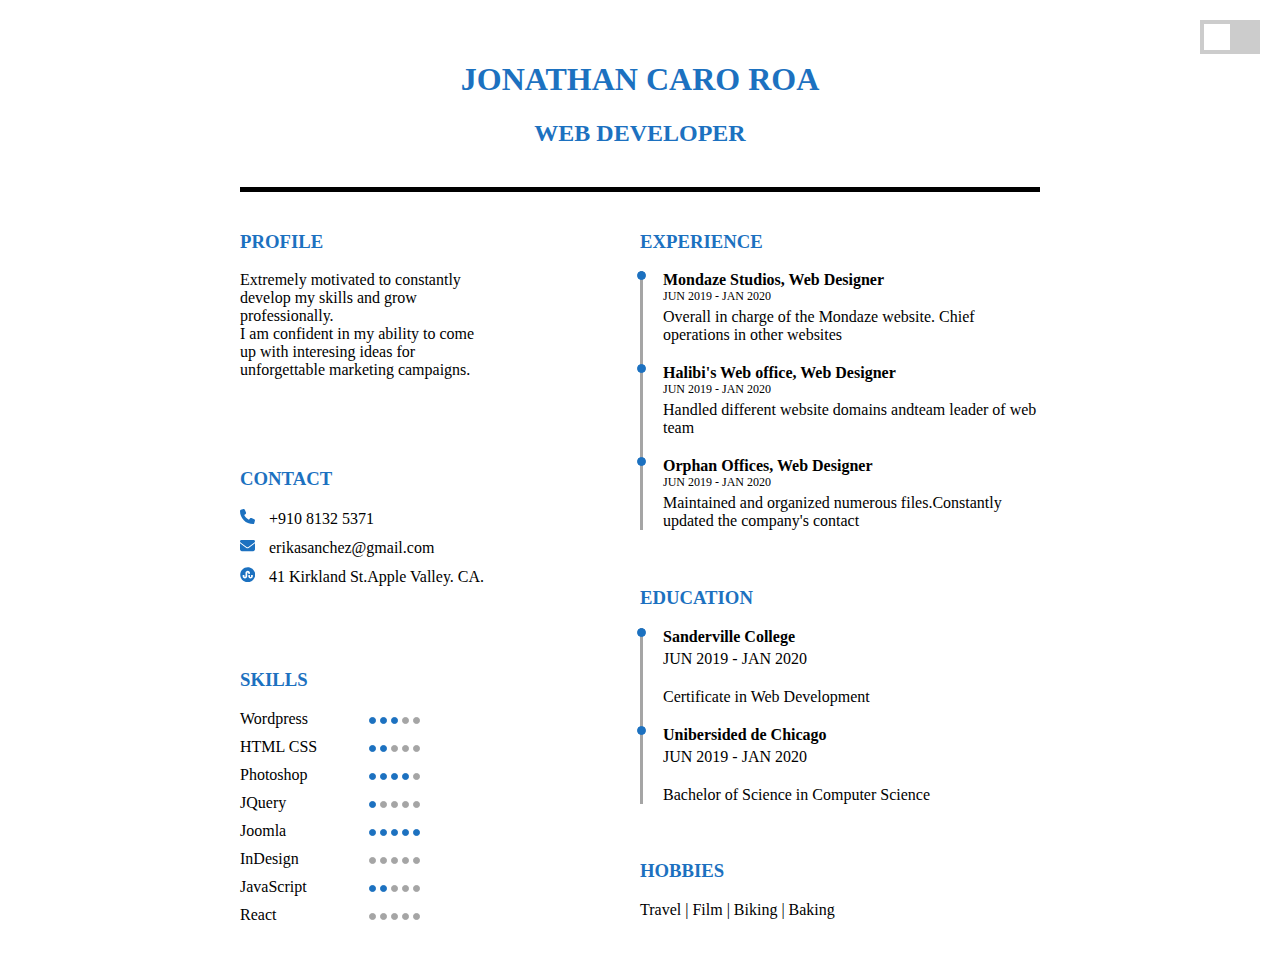
<file: 04_Tema4/Jonathan_Caro_Roa/index.html>
<!DOCTYPE html>
<html>
    <head>
        <title>Actividad 1</title>
        <link rel="stylesheet" type="text/css" href="style.css"/>
        <script src="script.js"></script>
    </head>
    <body>
        <label class="switch">
            <input id="themeSelector" type="checkbox">
            <span class="slider"></span>
        </label>
        <main>
            <header>
                <h1>Jonathan Caro Roa</h1>
                <h2>Web Developer</h2>
            </header>
            <section>
                <div class="left">
                    <div>
                        <h3>Profile</h3>
                        <p>
                            Extremely motivated to constantly develop my skills and grow professionally.
                            <br>
                            I am confident in my ability to come up with interesing ideas for unforgettable marketing campaigns.
                        </p>
                    </div>
                    <br>
                    <br>
                    <br>
                    <div>
                        <h3>Contact</h3>
                        <ul>
                            <li>
                                <svg xmlns="http://www.w3.org/2000/svg" viewBox="0 0 512 512">
                                    <path fill="currentColor" d="M164.9 24.6c-7.7-18.6-28-28.5-47.4-23.2l-88 24C12.1 30.2 0 46 0 64C0 311.4 200.6 512 448 512c18 0 33.8-12.1 38.6-29.5l24-88c5.3-19.4-4.6-39.7-23.2-47.4l-96-40c-16.3-6.8-35.2-2.1-46.3 11.6L304.7 368C234.3 334.7 177.3 277.7 144 207.3L193.3 167c13.7-11.2 18.4-30 11.6-46.3l-40-96z"/>
                                </svg>
                                <p>+910 8132 5371</p>
                            </li>
                            <li>
                                <svg xmlns="http://www.w3.org/2000/svg" viewBox="0 0 512 512">
                                    <path fill="currentColor" d="M48 64C21.5 64 0 85.5 0 112c0 15.1 7.1 29.3 19.2 38.4L236.8 313.6c11.4 8.5 27 8.5 38.4 0L492.8 150.4c12.1-9.1 19.2-23.3 19.2-38.4c0-26.5-21.5-48-48-48H48zM0 176V384c0 35.3 28.7 64 64 64H448c35.3 0 64-28.7 64-64V176L294.4 339.2c-22.8 17.1-54 17.1-76.8 0L0 176z"/>
                                </svg>
                                <p>erikasanchez@gmail.com</p>
                            </li>
                            <li>
                                <svg xmlns="http://www.w3.org/2000/svg" viewBox="0 0 496 512">
                                    <path fill="currentColor" d="M256 8C119 8 8 119 8 256s111 248 248 248 248-111 248-248S393 8 256 8zm0 177.5c-9.8 0-17.8 8-17.8 17.8v106.9c0 40.9-33.9 73.9-74.9 73.9-41.4 0-74.9-33.5-74.9-74.9v-46.5h57.3v45.8c0 10 8 17.8 17.8 17.8s17.8-7.9 17.8-17.8V200.1c0-40 34.2-72.1 74.7-72.1 40.7 0 74.7 32.3 74.7 72.6v23.7l-34.1 10.1-22.9-10.7v-20.6c.1-9.6-7.9-17.6-17.7-17.6zm167.6 123.6c0 41.4-33.5 74.9-74.9 74.9-41.2 0-74.9-33.2-74.9-74.2V263l22.9 10.7 34.1-10.1v47.1c0 9.8 8 17.6 17.8 17.6s17.8-7.9 17.8-17.6v-48h57.3c-.1 45.9-.1 46.4-.1 46.4z"/>
                                </svg>
                                <p>41 Kirkland St.Apple Valley. CA.</p>
                            </li>
                        </ul>
                    </div>
                    <br>
                    <br>
                    <br>
                    <div id="skills">
                        <h3>Skills</h3>
                        <ul>
                            <li>
                                <p>Wordpress</p>
                                <span class="circle filled"></span>
                                <span class="circle filled"></span>
                                <span class="circle filled"></span>
                                <span class="circle"></span>
                                <span class="circle"></span>
                            </li>
                            <li>
                                <p>HTML CSS</p>
                                <span class="circle filled"></span>
                                <span class="circle filled"></span>
                                <span class="circle"></span>
                                <span class="circle"></span>
                                <span class="circle"></span>
                            </li>
                            <li>
                                <p>Photoshop</p>
                                <span class="circle filled"></span>
                                <span class="circle filled"></span>
                                <span class="circle filled"></span>
                                <span class="circle filled"></span>
                                <span class="circle"></span>
                            </li>
                            <li>
                                <p>JQuery</p>
                                <span class="circle filled"></span>
                                <span class="circle"></span>
                                <span class="circle"></span>
                                <span class="circle"></span>
                                <span class="circle"></span>
                            </li>
                            <li>
                                <p>Joomla</p>
                                <span class="circle filled"></span>
                                <span class="circle filled"></span>
                                <span class="circle filled"></span>
                                <span class="circle filled"></span>
                                <span class="circle filled"></span>
                            </li>
                            <li>
                                <p>InDesign</p>
                                <span class="circle"></span>
                                <span class="circle"></span>
                                <span class="circle"></span>
                                <span class="circle"></span>
                                <span class="circle"></span>
                            </li>
                            <li>
                                <p>JavaScript</p>
                                <span class="circle filled"></span>
                                <span class="circle filled"></span>
                                <span class="circle"></span>
                                <span class="circle"></span>
                                <span class="circle"></span>
                            </li>
                            <li>
                                <p>React</p>
                                <span class="circle"></span>
                                <span class="circle"></span>
                                <span class="circle"></span>
                                <span class="circle"></span>
                                <span class="circle"></span>
                            </li>
                        </ul>
                    </div>
                </div>

                <div class="right">
                    <div>
                        <h3>Experience</h3>
                        <div class="timeline">
                            <div class="timeline-item">
                                <b>Mondaze Studios, Web Designer</b>
                                <span>JUN 2019 - JAN 2020</span>
                                <p>Overall in charge of the Mondaze website. Chief operations in other websites</p>
                            </div>
                            <div class="timeline-item">
                                <b>Halibi's Web office, Web Designer</b>
                                <span>JUN 2019 - JAN 2020</span>
                                <p>Handled different website domains andteam leader of web team</p>
                            </div>
                            <div class="timeline-item">
                                <b>Orphan Offices, Web Designer</b>
                                <span>JUN 2019 - JAN 2020</span>
                                <p>Maintained and organized numerous files.Constantly updated the company's contact</p>
                            </div>
                        </div>
                    </div>
                    <br>
                    <div>
                        <h3>Education</h3>
                        <div class="timeline">
                            <div class="timeline-item">
                                <b>Sanderville College</b>
                                <p>JUN 2019 - JAN 2020</p>
                                <p>Certificate in Web Development</p>
                            </div>
                            <div class="timeline-item">
                                <b>Unibersided de Chicago</b>
                                <p>JUN 2019 - JAN 2020</p>
                                <p>Bachelor of Science in Computer Science</p>    
                            </div>
                        </div>
                    </div>
                    <br>
                    <div>
                        <h3>Hobbies</h3>
                        <p>Travel | Film | Biking | Baking</p>
                    </div>
                </div>
            </section>
        </main>
    </body>
</html>
</file>
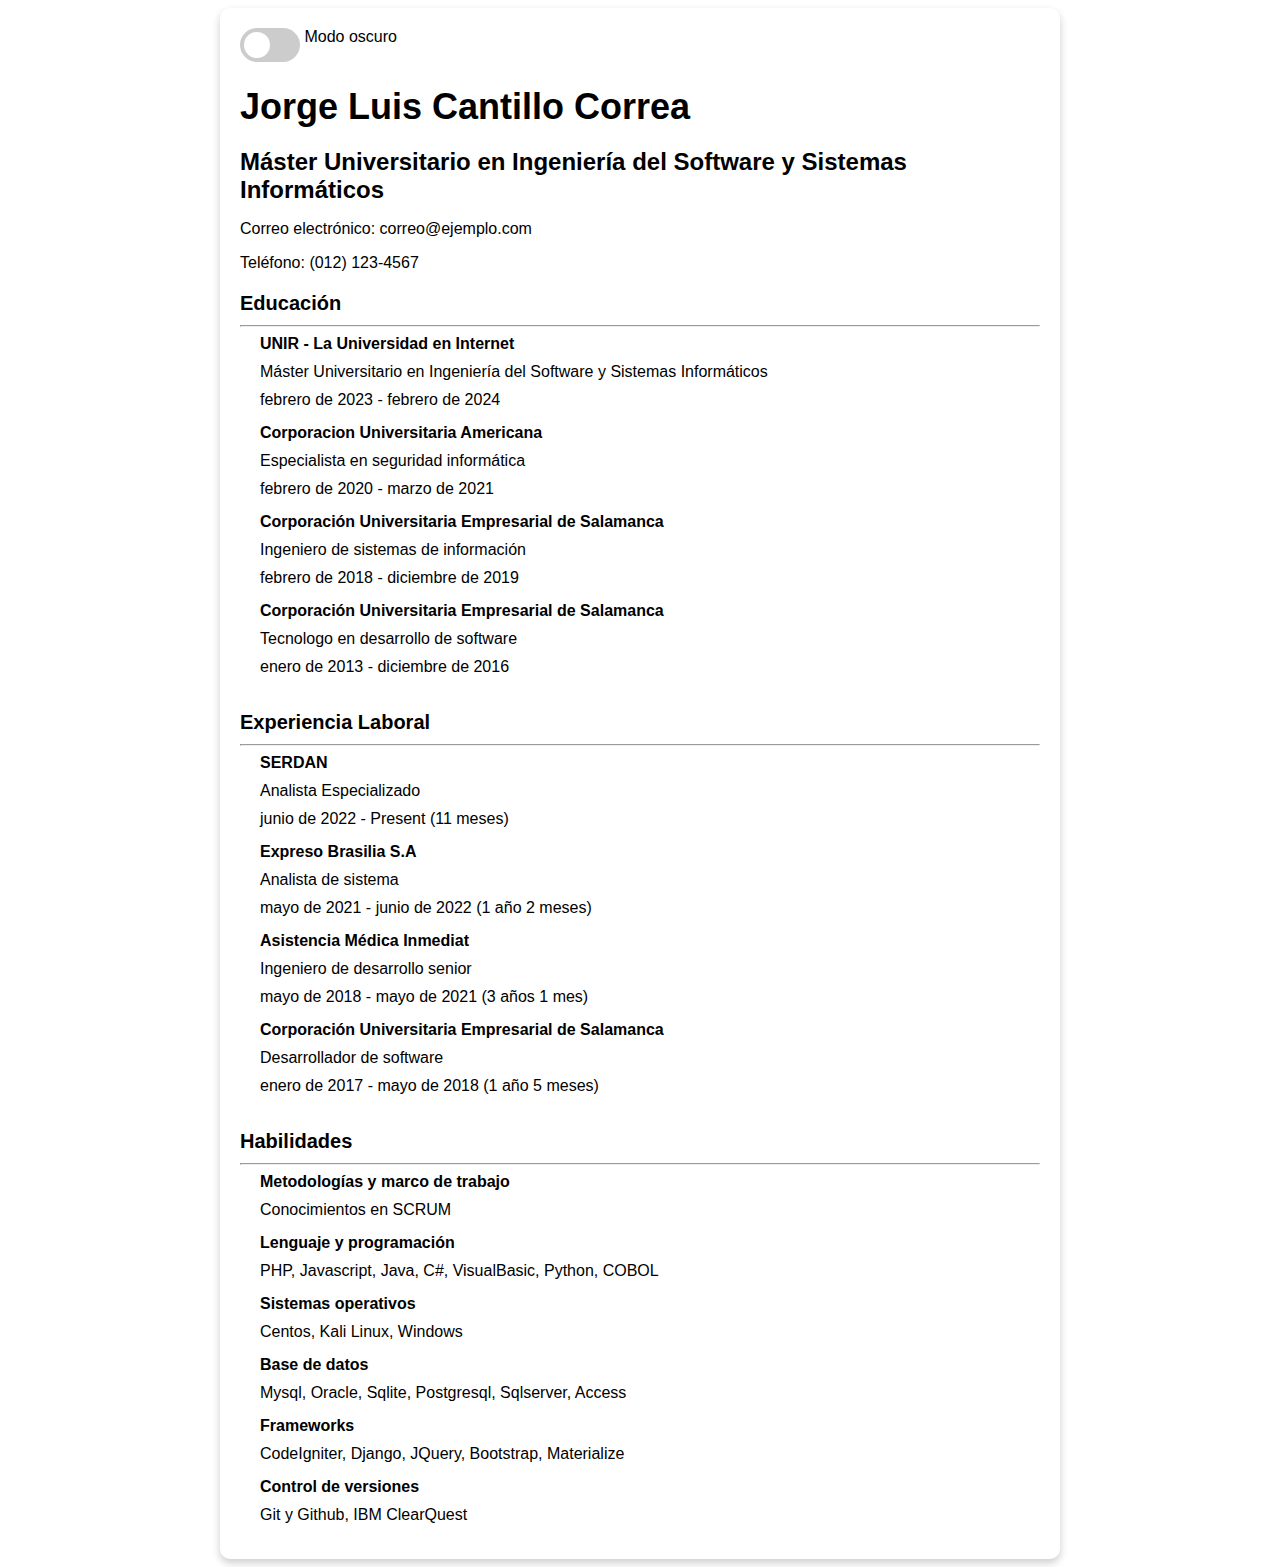
<file: 04_Tema4/jorge-luis-cantillo-correa/index.html>
<!DOCTYPE html>
<html>
  <head>
    <title>Jorge Cantillo - CV</title>
    <link rel="stylesheet" href="estilos.css">
    <script src="index.js"></script>
  </head>
  <body>    
    <div class="container">
      <label class="switch">
        <input type="checkbox"> 
        <span class="slider round"></span>
      </label>
      <label>
        Modo oscuro
      </label>      
      <h1>Jorge Luis Cantillo Correa</h1>
      <h2>Máster Universitario en Ingeniería del Software y Sistemas Informáticos</h2>
      <p>Correo electrónico: correo@ejemplo.com</p>
      <p>Teléfono: (012) 123-4567</p>
      <h3>Educación</h3>
      <hr>  
      <ul>
        <li>UNIR - La Universidad en Internet</li>
        <li>Máster Universitario en Ingeniería del Software y Sistemas Informáticos</li>
        <li>febrero de 2023 - febrero de 2024</li>
      </ul>

      <ul>
        <li>Corporacion Universitaria Americana</li>
        <li>Especialista en seguridad informática</li>
        <li>febrero de 2020 - marzo de 2021</li>
      </ul>

      <ul>
        <li>Corporación Universitaria Empresarial de Salamanca</li>
        <li>Ingeniero de sistemas de información</li>
        <li>febrero de 2018 - diciembre de 2019</li>
      </ul>

      <ul>
        <li>Corporación Universitaria Empresarial de Salamanca</li>
        <li>Tecnologo en desarrollo de software</li>
        <li>enero de 2013 - diciembre de 2016</li>
      </ul>
      
      <h3>Experiencia Laboral</h3>
      <hr> 
      <ul>
        <li>SERDAN</li>
        <li>Analista Especializado</li>
        <li>junio de 2022 - Present (11 meses)</li>
      </ul>

      <ul>
        <li>Expreso Brasilia S.A</li>
        <li>Analista de sistema</li>
        <li>mayo de 2021 - junio de 2022 (1 año 2 meses)</li>
      </ul>

      <ul>
        <li>Asistencia Médica Inmediat</li>
        <li>Ingeniero de desarrollo senior</li>
        <li>mayo de 2018 - mayo de 2021 (3 años 1 mes)</li>
      </ul>

      <ul>
        <li>Corporación Universitaria Empresarial de Salamanca</li>
        <li>Desarrollador de software</li>
        <li>enero de 2017 - mayo de 2018 (1 año 5 meses)</li>
      </ul>
      
      <h3>Habilidades</h3>
      <hr> 
      <ul>
        <li>Metodologías y marco de trabajo</li>
        <li>Conocimientos en SCRUM</li>
      </ul>
      <ul>
        <li>Lenguaje y programación</li>
        <li>PHP, Javascript, Java, C#, VisualBasic, Python, COBOL</li>
      </ul>

      <ul>
        <li>Sistemas operativos</li>
        <li>Centos, Kali Linux, Windows</li>
      </ul>

      <ul>
        <li>Base de datos</li>
        <li>Mysql, Oracle, Sqlite, Postgresql, Sqlserver, Access</li>
      </ul>

      <ul>
        <li>Frameworks</li>
        <li>CodeIgniter, Django, JQuery, Bootstrap, Materialize</li>
      </ul>

      <ul>
        <li>Control de versiones</li>
        <li>Git y Github, IBM ClearQuest</li>
      </ul>

    </div>
  </body>
</html>
</file>
<file: 03_Tema3/Erick_Zambrano/styles.css>
button{
    color: lime;
    background-color: black;
    font-size: 26px;
}



textarea {
    padding: 10px;
    max-width: 100%;
    line-height: 1.5;
    border-radius: 5px;
    border: 1px solid #ccc;
    box-shadow: 1px 1px 1px #999;
    font-weight: bold;
    font-size: 1.5rem;
}
</file>
<file: 03_Tema3/Jose_Luis_Salazar/styles.css>
body {
    font-family: Arial, sans-serif;
    background-color: #e1f5fe;
    text-align: center;
}

button {
    padding: 10px 20px;
    font-size: 16px;
    background-color: #4caf50;
    color: #fff;
    border: none;
    cursor: pointer;
    border-radius: 4px;
}

button:hover {
    background-color: #45a049;
}

.center {
    display: flex;
    justify-content: center;
    align-items: center;
    height: 100vh;
}

.textbox {
    margin-top: 20px;
    padding: 10px;
    font-size: 16px;
}
</file>
<file: 04_Tema4/Daniel_Caro_Olmedo/Style.css>
body {
    color: yellow;
    font-family: monospace;
    background-color: hsla(210, 65%, 30%, 0.816);
    margin-top: 10px;
}

h1, h3 {
    font-weight: bold;
}

h3 {
    padding-bottom: 10px;
}

p {
    color: white
}

#header {
    margin-left: auto; 
    margin-right: auto;
    margin-bottom: 40px;
    text-align: center;
    padding-bottom: 20px;
    width: 50%;
    border-bottom: 3px solid white;
}

#body {
    display: flex;
    justify-content: space-between;
    margin-left: auto; 
    margin-right: auto;
    width: 50%;
}

.column {
    width: 48%;
}

img {
    width: 20px;
    margin-right: 15px;
}

#contact {
    margin-top: 90px;
    margin-bottom: 90px;
}

.contactInfo {
    display: flex;
    align-items: flex-start;
}

.skillsInfo {
    display: flex;
    justify-content: space-between;
}

.skillsScore img{
    margin-right: 5px;
}

.experienceInfo {
    border-left: 2px solid white;
    padding-left: 10px;
    padding-top: 10px;
    padding-bottom: 10px;
}

.experienceInfo p {
    margin: 5px
}

.title {
    font-weight: bold;
}

.date {
    font-style: italic;
}

#experience1 {
    padding-top: 0;
    margin-top: 0;
}

#experience1 .title {
    padding-top: 0;
    margin-top: 0;
}

#experience3 {
    padding-bottom: 0;
    margin-bottom: 0;
}

#experience {
    margin-bottom: 25px;
}

.educationInfo {
    border-left: 2px solid white;
    padding-left: 10px;
    padding-top: 10px;
    padding-bottom: 10px;
}

.educationInfo p {
    margin: 5px
}

#education1 {
    padding-top: 0;
    margin-top: 0;
}

#education1 .title {
    padding-top: 0;
    margin-top: 0;
}

#education2 {
    padding-bottom: 0;
    margin-bottom: 0;
}

#education {
    margin-bottom: 25px;
}

/* The switch - the box around the slider */
.switch {
    position: relative;
    display: inline-block;
    width: 60px;
    height: 34px;
    margin-left: 10px;;
}

/* Hide default HTML checkbox */
.switch input {
    opacity: 0;
    width: 0;
    height: 0;
}

/* The slider */
.slider {
    position: absolute;
    cursor: pointer;
    top: 0;
    left: 0;
    right: 0;
    bottom: 0;
    background-color: #ccc;
    -webkit-transition: .4s;
    transition: .4s;
}

.slider:before {
    position: absolute;
    content: "";
    height: 26px;
    width: 26px;
    left: 4px;
    bottom: 4px;
    background-color: white;
    -webkit-transition: .4s;
    transition: .4s;
}

input:checked + .slider {
    background-color: #2196F3;
}

input:focus + .slider {
    box-shadow: 0 0 1px #2196F3;
}

input:checked + .slider:before {
    -webkit-transform: translateX(26px);
    -ms-transform: translateX(26px);
    transform: translateX(26px);
}

/* Rounded sliders */
.slider.round {
    border-radius: 34px;
}

.slider.round:before {
    border-radius: 50%;
}

.lighterBody {
    color: darkgoldenrod;
    background-color: hsla(210, 73%, 75%, 0.816);
}

.lighterSmallText {
    color: black
}

.lighterBorder {
    border-color: black !important
}
</file>
<file: 04_Tema4/Darwin_Martin_Huaman_Huamani/Style.css>
body {
  color: yellow;
  background-color: hsla(210, 90%, 27%, 0.816);
  margin-top: 40px;
  font-family: Verdana, Geneva, Tahoma, sans-serif;
}

div {
  width: 50%;
  margin: 0 auto;
}

.cabecera {
  display: flex;
}

h1,
h3 {
  color: rgb(209, 209, 30);
  text-align: center;
}

h4,
p,
li {
  color: white;
}

h2 {
  color: rgb(209, 209, 30);
}

.tabla-datos {
  margin: 0 auto;
  width: 80%;
}

td {
  width: 50%;
}

ol {
  list-style: none;
}

#perfil {
  text-align: justify;
}

.nombre {
  text-align: center;
}

.darkModeSwitch {
  background: #f8fcfa;
  display: flex;
  position: relative;
  cursor: pointer;
  outline: none;
  border: none;
  border-radius: 1rem;
  align-items: center;
  justify-content: space-between;
}

.darkModeSwitch span {
  width: 30px;
  height: 30px;
  line-height: 30px;
  display: block;
  color: #fff;

  background: none;
}

.darkModeSwitch::after {
  display: block;
  background: #940909de;
  width: 1.9rem;
  height: 1.9rem;
  position: absolute;
  top: 0;
  left: 0;
  right: unset;
  border-radius: 3rem;
  transition: all .5s ease;

  content: "";
}

.darkModeSwitch.active {
  background: #f9fafc;
}

.darkModeSwitch.active::after {
  left: unset;
  right: 0;
}
</file>
<file: 04_Tema4/Darwin_Martin_Huaman_Huamani/dark_web.css>
body.dark {
    background: #333;
}

body.dark h2 {
    color: #2f13cf
}

body.dark h1 {
    color: #2f13cf
}

body.dark h3 {
    color: #2f13cf
}
</file>
<file: 04_Tema4/Fabian_Burbano/style.css>
body {
    background-color: #3a637f;
    font-family: Arial, Helvetica, sans-serif;
    color: white;
}

body.clear-mode {
    background-color: white;
    font-family: Arial, Helvetica, sans-serif;
    color: black;
}

.titulo {
    text-align: center;
    color: #f5f66f;
}

.clear-mode>.titulo {
    text-align: center;
    color: #3a637f;
}

hr.solid {
    border-top: 3px solid #bbb;
}

.column {
    float: left;
}

.left {
    width: 40%;
}

.right {
    width: 60%;
}

.column>h2 {
    color: #f5f66f;
}

.clear-mode h2{
    color: #4c8160;
}

.clear-mode i.fa.fa-circle.yellow{
    color: #4c8160;
}

.column>* {
    padding-left: 1%;
    padding-right: 5%;
}

ul.experiencia {
    /* lines */
    border-left: 2px solid white;
}

.yellow {
    color: #f5f66f;
}

.clear-mode>.yellow {
    color: #284d36;
}

.blue {
    color: darkblue;
}

.clear-mode i.fa.fa-circle.blue{
    color: #912222;
}

/* The switch - the box around the slider */
.switch {
    position: relative;
    display: inline-block;
    width: 60px;
    height: 34px;
  }
  
  /* Hide default HTML checkbox */
  .switch input {
    opacity: 0;
    width: 0;
    height: 0;
  }
  
  /* The slider */
  .slider {
    position: absolute;
    cursor: pointer;
    top: 0;
    left: 0;
    right: 0;
    bottom: 0;
    background-color: #ccc;
    -webkit-transition: .4s;
    transition: .4s;
  }
  
  .slider:before {
    position: absolute;
    content: "";
    height: 26px;
    width: 26px;
    left: 4px;
    bottom: 4px;
    background-color: white;
    -webkit-transition: .4s;
    transition: .4s;
  }
  
  input:checked + .slider {
    background-color: #080808;
  }
  
  input:focus + .slider {
    box-shadow: 0 0 1px #080808;
  }
  
  input:checked + .slider:before {
    -webkit-transform: translateX(26px);
    -ms-transform: translateX(26px);
    transform: translateX(26px);
  }
</file>
<file: 04_Tema4/Jazmin_Rodriguez/styles.css>
.switch {
    position: relative;
    display: inline-block;
    width: 60px;
    height: 34px;
  }
  
  .switch input {
    opacity: 0;
    width: 0;
    height: 0;
  }
  
  .slider {
    position: absolute;
    cursor: pointer;
    top: 0;
    left: 0;
    right: 0;
    bottom: 0;
    background-color: #ccc;
    -webkit-transition: .4s;
    transition: .4s;
  }
  
  .slider:before {
    position: absolute;
    content: "";
    height: 26px;
    width: 26px;
    left: 4px;
    bottom: 4px;
    background-color: white;
    -webkit-transition: .4s;
    transition: .4s;
  }
  
  input:checked + .slider {
    background-color: #2196F3;
  }
  
  input:focus + .slider {
    box-shadow: 0 0 1px #2196F3;
  }
  
  input:checked + .slider:before {
    -webkit-transform: translateX(26px);
    -ms-transform: translateX(26px);
    transform: translateX(26px);
  }
  
  body.dark-mode {
    background-color: #111111;
    color: #ffffff;
  }
  
  .cv-principal.dark-mode {
    background-color: #212121;
    color: #ffffff;
  }
  
  body {

    font-family: 'Glacial Indifference', sans-serif;
    
    }
div{
    padding: 8px;
}
.cv-principal {
    display: flex; 
    justify-content: space-between; 
    align-items: center;
}

.cv-first {
    width:30%; 
    display:inline-block; 
    background-color: #335384;
    align-content: center;
    height: 1800px;
    
}
.cv-second {
    width:70%; 
    display:inline-block; 
}

img {
    width: 300px;
    height: 300px;
    border-radius: 50%;
  }

  h1 {
    text-align: center;
    color: #335384;                                    
    font-size: 60px;

  }
  h2 {
    text-align: center;
    color: #5BA7D1;
    font-size: 40px;
  }

  h3 {
    text-align: justify;
    color: #5BA7D1;
    font-size: 25px;
  }

  .first {
    color: #e6f3fa
  }

  .progress {
    height: 35px;
    width: 100%;
    border: 1px solid #428bca;
    border-radius: 5px;
    background-color: #e6f3fa;
    margin-bottom: 15px;
}
.progress.dark-mode {
    height: 35px;
    width: 100%;
    border: 1px solid #428bca;
    border-radius: 5px;
    background-color: #0a2331;
    margin-bottom: 15px;
}
.progress-bar {
    height: 100%;
    background: #428bca;
    display: flex;
    align-items: center;
    transition: width 0.25s;
    border-radius: 5px;
}
 
.progress-bar-text {
    margin-left: 10px;
    font-weight: bold;
    color: #cce7f5;
}

.switch {
    position: relative;
    display: inline-block;
    width: 60px;
    height: 34px;
  }
  
  .switch input {
    opacity: 0;
    width: 0;
    height: 0;
  }

  .slider {
    position: absolute;
    cursor: pointer;
    top: 0;
    left: 0;
    right: 0;
    bottom: 0;
    background-color: #ccc;
    -webkit-transition: .4s;
    transition: .4s;
  }
  
  .slider:before {
    position: absolute;
    content: "";
    height: 26px;
    width: 26px;
    left: 4px;
    bottom: 4px;
    background-color: white;
    -webkit-transition: .4s;
    transition: .4s;
  }
  
  input:checked + .slider {
    background-color: #2196F3;
  }
  
  input:focus + .slider {
    box-shadow: 0 0 1px #2196F3;
  }
  
  input:checked + .slider:before {
    -webkit-transform: translateX(26px);
    -ms-transform: translateX(26px);
    transform: translateX(26px);
  }
  
  .slider.round {
    border-radius: 34px;
  }
  
  .slider.round:before {
    border-radius: 50%;
  }
</file>
<file: 04_Tema4/JesusAgudoMurillo/assets/css/style.css>
/*==================== GOOGLE FONTS ====================*/
@import url('https://fonts.googleapis.com/css2?family=Poppins:wght@400;500;600&display=swap');

/*==================== VARIABLES CSS ====================*/

:root{
    --header-height: 3rem;

    /* Colors */
    --hue-color: 210 ;

    /* HSL color mode */
    --first-color: hsl(var(--hue-color), 69%, 61%);
    --first-color-second: hsl(var(--hue-color), 69%, 61%);
    --first-color-alt: hsl(var(--hue-color), 57%, 53%);
    --first-color-lighter: hsl(var(--hue-color), 92%, 85%);
    --title-color: hsl(var(--hue-color), 8%, 15%);
    --text-color: hsl(var(--hue-color), 8%, 45%);
    --text-color-light: hsl(var(--hue-color), 8%, 65%);
    --input-color: hsl(var(--hue-color), 70%, 96%);
    --body-color: hsl(var(--hue-color), 60%, 99%);
    --container-color: #FFF;
    --scroll-bar-color: hsl(var(--hue-color), 12%, 90%);
    --scroll-thumb-color: hsl(var(--hue-color), 12%, 80%);

    /* Font and typography */
    --body-font: 'Poppins', sans-serif ;

    /* .5rem = 8px , 1 rem = 16px, 1.5rem = 24px ...*/
    --big-font-size: 2rem;
    --h1-font-size: 1.5rem;
    --h2-font-size: 1.25rem;
    --h3-font-size: 1.125rem;
    --normal-font-size: .938rem;
    --small-font-size: .813rem;
    --smaller-font-size: .75rem;

    /* Font weight */
    --font-medium : 500;
    --font-semi-bold: 600;

        /* Margenes bottom */
    /* .25rem = 4px, .5rem = 8px, .75rem = 12px ... */
    --mb-0-25: .25rem;
    --mb-0-5: .5rem;
    --mb-0-75: .75rem;
    --mb-1: 1rem;
    --mb-1-5: 1.5rem;
    --mb-2: 2rem;
    --mb-2-5: 2.5rem;
    --mb-3: 3rem;
}

/* Font size for large diveces */

@media screen and (min-width: 968px){
    :root{
        --big-font-size: 3rem;
        --h1-font-size: 2.25rem;
        --h2-font-size: 1.5rem;
        --h3-font-size: 1.25rem;
        --normal-font-size: 1rem;
        --small-font-size: .875rem;
        --smaller-font-size: .813rem;
    }
}

/*========== Variables Dark theme ==========*/
body.dark-theme{
    /* HSL color mode */
    --first-color-second: hsl(var(--hue-color), 30%, 8%);
    --title-color: hsl(var(--hue-color), 8%, 95%);
    --text-color: hsl(var(--hue-color), 8%, 75%);
    --input-color: hsl(var(--hue-color), 29%, 16%);
    --body-color: hsl(var(--hue-color), 28%, 12%);
    --container-color: hsl(var(--hue-color),29%, 16%);
    --scroll-bar-color: hsl(var(--hue-color), 12%, 48%);
    --scroll-thumb-color: hsl(var(--hue-color), 12%, 36%);
}

/*========== Button Dark/Light ==========*/
.nav__btns{
    display: flex;
    justify-content: center;
    align-items: center;
}

.change-theme{
    font-size: 1.25rem;
    color: var(--title-color);
    cursor: pointer;
}

.change-theme:hover{
    color: var(--first-color);
}


/*==================== BASE ====================*/
*{
    box-sizing: border-box;
    padding: 0;
    margin: 0;
}

html{
    scroll-behavior: smooth;
}

body{
    margin: 0 0 var(--header-height) 0;
    font-family: var(--body-font);
    font-size: var(--normal-font-size);
    background-color: var(--body-color);
    color: var(--text-color);
}

h1,h2,h3,h4{
    color: var(--title-color);
    font-weight: var(--font-semi-bold);

}

ul{
    list-style: none;
}

a{
    text-decoration: none;
}

img{
    max-width: 100%;
    height: auto;
}

/*==================== REUSABLE CSS CLASSES ====================*/

.section{
    padding: 2rem 0 2rem;
}

.section__title{
    font-size: var(--h1-font-size);
}

.section__subtitle{
    display: block;
    font-size: var(--small-font-size);
    margin-bottom: var(--mb-3);
}

.section__title, .section__subtitle{
    text-align: center;
}

/*==================== LAYOUT ====================*/

.container{
    max-width: 768px;
    margin-left: var(--mb-1-5);
    margin-right: var(--mb-1-5);
}

.grid{
    display: grid;
    gap: 1.5rem;
}



/*==================== HOME ====================*/

.home__content{
    grid-template-columns: .5fr 3fr;
    padding-top: 3.5rem;
    align-items: center;
}

.home__data{
    text-align: center;
}

.home__title{
    font-size: var(--big-font-size);
}

.home__subtitle{
    font-size: var(--h3-font-size);
    color: var(--text-color);
    font-weight: var(--font-medium);
    margin-bottom: var(--mb-0-75);
    margin-top: var(--mb-0-75);
    letter-spacing: 2px;
}
.home__blob{
    width: 200px;
    fill: var(--first-color);
}

.home__blog-img{
    width: 170px;
}

.home__hr{
    height: 2px;
    background-color: var(--first-color);
    margin-top: var(--mb-2-5);
    margin-bottom: var(--mb-2-5);
    border: 0;
    opacity: .6;
}

.home__description{
    margin-bottom: var(--mb-2);
}

/*==================== CONTACT ME ====================*/

.data__contact{
    display: flex;
    margin-bottom: var(--mb-0-75);
    align-items: center;
}

.data__contact-icon{
    font-size: 1.5rem;
    color: var(--first-color);
    margin-right: var(--mb-0-75);
}

.data__contact-title{
    font-size: var(--small-font-size);
    font-weight: var(--font-regular);
}

/*==================== SKILLS ====================*/

.data__container{
    row-gap: 0;
}

.data__header{
    display: flex;
    align-items: center;
    margin-bottom: var(--mb-2-5);
}

.skills__icon,
.skills__arrow{
    font-size: 2rem;
    color: var(--first-color);
}

.data__title{
    font-size: var(--h3-font-size);
    text-align: left;
    letter-spacing: 2px;
    margin-bottom: var(--mb-1);
}

.skills__subtitle{
    font-size: var(--small-font-size);
    color: var(--text-color-light);
}

.data__description{
    text-align: left;
    font-size: var(--small-font-size);
}

.data__skills{
    display: grid;
    grid-template-columns: 1fr max-content;
    column-gap: 3rem;
    overflow: hidden;
}

.skills__titles{
    display: flex;
    justify-content: space-between;
    margin-bottom: var(--mb-0-5);
}

.skills__name{
    font-size: var(--normal-font-size);
    font-weight: var(--font-medium);
}
/*==================== QUALIFICATION ====================*/
.qualification__tabs{
    display: flex;
    justify-content: space-evenly;
    margin-bottom: var(--mb-2);
}

.qualification__button{
    font-size: var(--h3-font-size);
    font-weight: var(--font-medium);
    cursor: pointer;
}

.qualification__button:hover{
    color: var(--first-color);
}

.qualification__icon{
    font-size: 1.8rem;
    margin-right: var(--mb-0-25);
}

.data__qualification{
    display: flex;
    column-gap: 1.5rem;
    overflow: hidden;
}

.data__qualification-title{
    font-size: var(--normal-font-size);
    font-weight: var(--font-medium);
}

.data__qualification-subtitle{
    display: inline-block;
    font-size: var(--small-font-size);
    margin-bottom: var(--mb-1);

}

.data__qualification-calendar{
    font-size: var(--smaller-font-size);
    color: var(--text-color-light);
    margin-bottom: var(--mb-0-5);
}

.data__qualification-rounder{
    display: inline-block;
    width: 12px;
    height: 12px;
    background-color: var(--first-color);
    border-radius: 50%;
}

.data__qualification__rounder-inactive{
    display: inline-block;
    width: 12px;
    height: 12px;
    background-color: var(--first-color);
    border-radius: 50%;
    opacity: .3;
}



.data__qualification-line{
    display: block;
    width: 1px;
    height: 100%;
    background-color: var(--first-color);
    transform: translate(6px, -7px);
}

.contact__input{
    width: 100%;
    background-color: var(--input-color);
    color: var(--text-color);
    font-family: var(--body-font);
    font-size: var(--normal-font-size);
    border: none;
    outline: none;
    padding: .25rem .5rem .5rem 0;
}

/*==================== FOOTER ====================*/


.footer__container{
    row-gap: 3.5rem;
}

.footer__bg{
    background-color: var(--first-color-second);
    padding: 2rem 0 3rem;
}


.footer__copy{
    font-size: var(--smaller-font-size);
    text-align: center;
    color: var(--first-color-lighter);
}

.footer__title{
    color: #FFF;
}


/*========== SCROLL BAR ==========*/
::-webkit-scrollbar{
    width: .60rem;
    background-color: var(--scroll-bar-color);
    border-radius: .5rem;
}

::-webkit-scrollbar-thumb{
    background-color: var(--scroll-thumb-color);
    border-radius: .5rem;
}

::-webkit-scrollbar-thumb:hover{
    background-color: var(--text-color-light);
}

/*==================== MEDIA QUERIES ====================*/
/* For small devices */
@media screen and (max-width: 350px){
    .container{
        margin-left: var(--mb-1);
        margin-right: var(--mb-1);
    }

    .home__content{
        grid-template-columns: .25fr 3fr;
    }

    .home__blob{
        width: 180px;
    }

    .skills__title{
        font-size: var(--normal-font-size);
    }

    .qualification__data{
        gap: .5rem;
    }
}

/* For medium devices */
@media screen and (min-width: 568px) {
    .home__content{
        grid-template-columns: max-content 1fr 1fr;
    }

    .home__data{
        grid-column: initial;
    }

    .data__container,
    .footer__container{
        grid-template-columns: repeat(2, 1fr);
    }

    .qualification__sections{
        display: grid;
        grid-template-columns: .6fr;
        justify-content: center;
    }
}

@media screen and (min-width: 768px){
    .container{
        margin-left: auto;
        margin-right: auto;
    }

    body{
        margin: 0;
    }

    .section__subtitle{
        margin-bottom: 4rem;
    }

    .header{
        top: 0;
        bottom: initial;
    }

    .header,
    .main,
    .footer__container{
        padding: 0 1rem;
    }

   

    .home__container{
        row-gap: 5rem;
    }

    .home__content{
        padding-top: 5.5rem;
        column-gap: 2rem;
    }

    .qualification__tabs{
        justify-content: center;
    }

    .qualification__button{
        margin: 0 var(--mb-1);
    }

    .qualification__sections{
        grid-template-columns: .5fr;
    }

    .footer__bg{
        padding: 3rem 0 3.5rem;
    }

    .footer__socials{
        justify-self: flex-end;
    }

    .footer__copy{
        margin-top: 2rem;
    }
}
/* For large devices */

@media screen and (min-width: 1024px){
    .header,
    .main,
    .footer__container{
        padding: 0;
    }

    .home__blob{
        width: 200px;
    }
}
</file>
<file: 04_Tema4/Jonathan_Caro_Roa/style.css>
:root {
    --primary-color: #1c71c0;
    --secondary-color: #a5a5a5;
    --bg-color: #FFF;
    --contrast-color: #000;
}

body {
    padding: 0;
    margin: 0;
    font: Monospace, Sans-Serif;
    background-color: var(--bg-color);
    box-sizing: border-box;
    color: var(--contrast-color)
}

.dark-mode {
    --bg-color: #000;
    --contrast-color: #FFF;
}

h1, h2, h3, h4, h5, h6 {
    color: var(--primary-color);
    text-transform: uppercase;
}

ul {
    list-style-type: none;
    margin: 0;
    padding: 0;
}

ul > li {
    margin-bottom: 10px;
}

main {
    width: 800px;
    max-width: 90%;
    margin: 0 auto;
    padding: 40px 0;
}

header {
    text-align: center;
    border-bottom: 5px solid var(--contrast-color);
    padding-bottom: 20px;
}

section {
    display: grid;
    grid-template-columns: repeat(2, 1fr);
    padding-top: 20px;
}

.left {
    max-width: 250px;
}

li > svg {
    width: 15px;
    padding-right: 10px;
    color: var(--primary-color);
    display: inline;
}

li > svg + p {
    display: inline;
}

#skills li > p {
    display: inline-block;
    width: 50%;
    margin: 0;
}

.circle {
    display: inline-block;
    width: 5px;
    height: 5px;
    border-radius: 50px;
    color: var(--secondary-color);
    background-color: var(--secondary-color);
    border: 1px solid;
}

.circle.filled {
    color: var(--primary-color);
    background-color: var(--primary-color);
}

.timeline {
    border-left: 3px solid var(--secondary-color);
    padding-left: 20px;
    position: relative;
}

.timeline-item > span {
    display: block;
    font-size: 12px;
}

.timeline-item > p {
    margin-top: 4px;
    margin-bottom: 20px;
}

.timeline-item::before {
    content: " ";
    width: 7px;
    height: 7px;
    border-radius: 50%;
    color: var(--primary-color);
    background-color: var(--primary-color);
    border: 1px solid;
    position: absolute;
    left: -6px;
}

.switch {
    position: absolute;
    top: 20px;
    right: 20px;

    display: inline-block;
    width: 60px;
    height: 34px;
}

.switch input { 
    opacity: 0;
    width: 0;
    height: 0;
}

.slider {
    position: absolute;
    cursor: pointer;
    top: 0;
    left: 0;
    right: 0;
    bottom: 0;
    background-color: #ccc;
    -webkit-transition: .4s;
    transition: .4s;
}

.slider:before {
    position: absolute;
    content: "";
    height: 26px;
    width: 26px;
    left: 4px;
    bottom: 4px;
    background-color: var(--bg-color);
    -webkit-transition: .4s;
    transition: .4s;
}

input:checked + .slider {
    background-color: var(--primary-color);
}

input:focus + .slider {
    box-shadow: 0 0 1px var(--primary-color);
}

input:checked + .slider:before {
    -webkit-transform: translateX(26px);
    -ms-transform: translateX(26px);
    transform: translateX(26px);
}
</file>
<file: 04_Tema4/jorge-luis-cantillo-correa/estilos.css>
/* CSS Estandar*/
body {
  font-family: Arial, sans-serif;
  font-size: 16px;
}

.container {
  max-width: 800px;
  margin: 0 auto;
  padding: 20px;
  box-shadow: 0 4px 8px rgba(0, 0, 0, 0.2);
  border-radius: 10px;
  background-color: #fff;
}

h1 {
  font-size: 36px;
  margin-bottom: 10px;
}

h2 {
  font-size: 24px;
  margin-bottom: 10px;
}

h3 {
  font-size: 20px;
  margin-bottom: 10px;
}

ul {
  list-style-type: none;
  margin: 0;
  padding: 0;
  padding-bottom: 5px;
}

li {
  margin-bottom: 10px;
  padding-left: 20px;
  position: relative;
}

li:first-child {
  font-weight: bold;
}

/* Modo oscuro*/

body.dark-mode {
  background-color: #222;
  color: #fff;
}

.container.dark-mode {
  background-color: #1c1c1c;
  color: white;
}

.dark-mode h1 {
  color: #fff;
}

.dark-mode h2 {
  color: #ddd;
}

.dark-mode h3 {
  color: #ccc;
}

.dark-mode ul li {
  color: #ccc;
}

.dark-mode hr {
  border-top: 1px solid #444;
}

/* Switche */

.switch {
  position: relative;
  display: inline-block;
  width: 60px;
  height: 34px;
}

.switch input { 
  opacity: 0;
  width: 0;
  height: 0;
}

.slider {
  position: absolute;
  cursor: pointer;
  top: 0;
  left: 0;
  right: 0;
  bottom: 0;
  background-color: #ccc;
  -webkit-transition: .4s;
  transition: .4s;
}

.slider:before {
  position: absolute;
  content: "";
  height: 26px;
  width: 26px;
  left: 4px;
  bottom: 4px;
  background-color: white;
  -webkit-transition: .4s;
  transition: .4s;
}

input:checked + .slider {
  background-color: #2196F3;
}

input:focus + .slider {
  box-shadow: 0 0 1px #2196F3;
}

input:checked + .slider:before {
  -webkit-transform: translateX(26px);
  -ms-transform: translateX(26px);
  transform: translateX(26px);
}

/* Rounded sliders */
.slider.round {
  border-radius: 34px;
}

.slider.round:before {
  border-radius: 50%;
}
</file>
